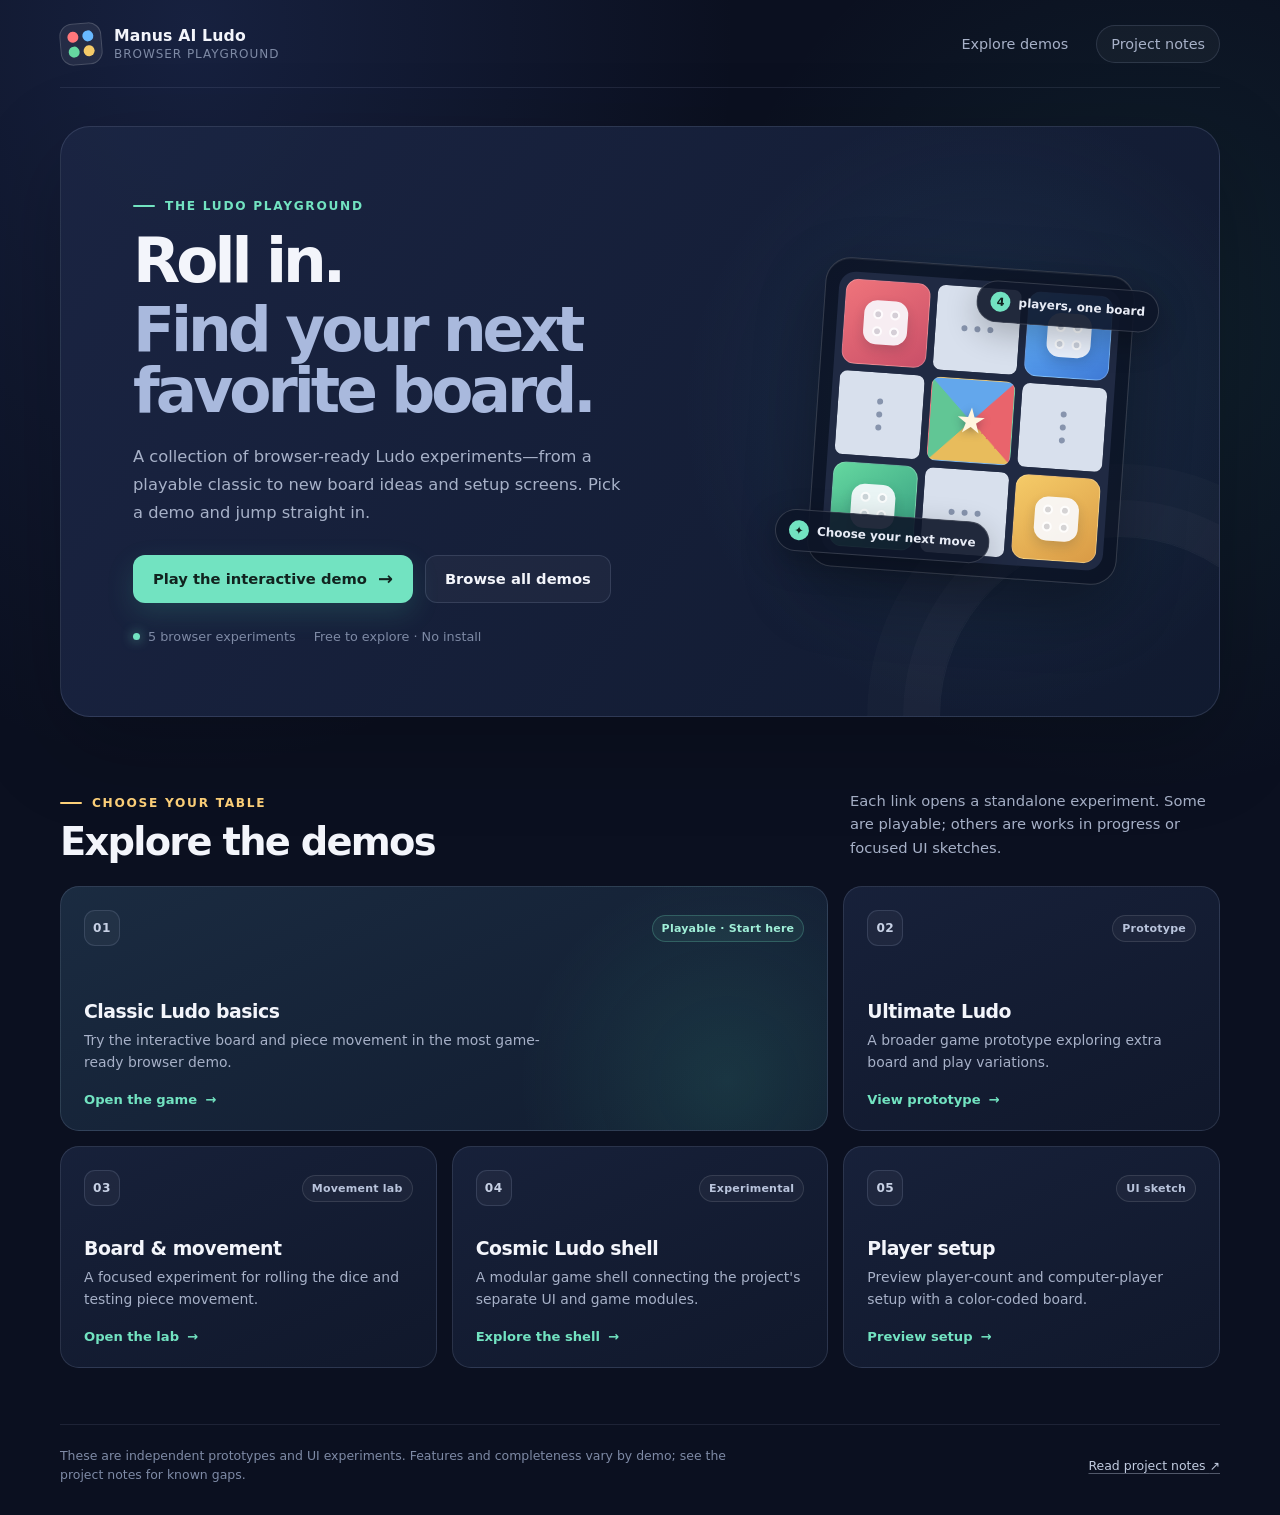
<file: index.html>
<!DOCTYPE html>
<html lang="en">
<head>
  <meta charset="UTF-8" />
  <meta name="viewport" content="width=device-width, initial-scale=1.0" />
  <meta name="theme-color" content="#0b1020" />
  <meta name="description" content="Explore the Manus AI Ludo browser playground: interactive games, board experiments, and setup prototypes." />
  <title>Manus AI Ludo — Browser Playground</title>
  <style>
    :root {
      color-scheme: dark;
      --page: #0b1020;
      --panel: #121a30;
      --panel-soft: #17213a;
      --line: rgba(190, 205, 238, 0.14);
      --text: #f3f5fb;
      --muted: #a7b1c8;
      --quiet: #7e8aa5;
      --mint: #72e3c1;
      --gold: #ffd27a;
      --red: #ff777b;
      --blue: #68b9ff;
      --green: #65d8a0;
      --yellow: #f5cb68;
      font-family: Inter, ui-sans-serif, system-ui, -apple-system, BlinkMacSystemFont, "Segoe UI", sans-serif;
      font-synthesis: none;
      text-rendering: optimizeLegibility;
      -webkit-font-smoothing: antialiased;
      -moz-osx-font-smoothing: grayscale;
    }

    *,
    *::before,
    *::after {
      box-sizing: border-box;
    }

    html {
      min-width: 320px;
      scroll-behavior: smooth;
    }

    body {
      min-height: 100vh;
      margin: 0;
      color: var(--text);
      background:
        radial-gradient(ellipse at 15% 2%, rgba(70, 100, 188, 0.2), transparent 34rem),
        radial-gradient(ellipse at 90% 22%, rgba(51, 170, 147, 0.1), transparent 28rem),
        var(--page);
    }

    a {
      color: inherit;
    }

    a:focus-visible {
      outline: 3px solid var(--gold);
      outline-offset: 4px;
      border-radius: 8px;
    }

    .page-shell {
      width: min(1160px, calc(100% - 48px));
      margin-inline: auto;
    }

    .topbar {
      display: flex;
      min-height: 88px;
      align-items: center;
      justify-content: space-between;
      gap: 24px;
      border-bottom: 1px solid rgba(190, 205, 238, 0.1);
    }

    .brand {
      display: inline-flex;
      align-items: center;
      gap: 12px;
      text-decoration: none;
    }

    .brand-mark {
      display: grid;
      width: 42px;
      height: 42px;
      grid-template-columns: repeat(2, 1fr);
      gap: 4px;
      padding: 7px;
      border: 1px solid rgba(255, 255, 255, 0.16);
      border-radius: 13px;
      background: rgba(255, 255, 255, 0.07);
      transform: rotate(-5deg);
    }

    .brand-mark span {
      border-radius: 50%;
    }

    .brand-mark span:nth-child(1) { background: var(--red); }
    .brand-mark span:nth-child(2) { background: var(--blue); }
    .brand-mark span:nth-child(3) { background: var(--green); }
    .brand-mark span:nth-child(4) { background: var(--yellow); }

    .brand-copy {
      display: grid;
      gap: 2px;
    }

    .brand-copy strong {
      font-size: 0.98rem;
      letter-spacing: 0.01em;
    }

    .brand-copy span {
      color: var(--quiet);
      font-size: 0.75rem;
      letter-spacing: 0.08em;
      text-transform: uppercase;
    }

    .topbar-nav {
      display: flex;
      align-items: center;
      gap: 28px;
    }

    .topbar-nav a {
      color: var(--muted);
      font-size: 0.9rem;
      text-decoration: none;
      transition: color 160ms ease;
    }

    .topbar-nav a:hover {
      color: var(--text);
    }

    .topbar-nav .notes-link {
      padding: 10px 14px;
      border: 1px solid var(--line);
      border-radius: 999px;
      background: rgba(255, 255, 255, 0.035);
    }

    .hero {
      position: relative;
      display: grid;
      grid-template-columns: minmax(0, 1.25fr) minmax(260px, 0.75fr);
      align-items: center;
      gap: clamp(24px, 6vw, 78px);
      min-height: 420px;
      margin-top: 38px;
      padding: clamp(28px, 6vw, 72px);
      overflow: hidden;
      border: 1px solid var(--line);
      border-radius: 30px;
      background:
        radial-gradient(circle at 80% 48%, rgba(62, 129, 154, 0.16), transparent 19rem),
        linear-gradient(125deg, rgba(27, 37, 67, 0.97), rgba(17, 27, 48, 0.97));
      box-shadow: 0 28px 90px rgba(0, 0, 0, 0.22);
    }

    .hero::after {
      position: absolute;
      right: -80px;
      bottom: -180px;
      width: 360px;
      height: 360px;
      border: 1px solid rgba(255, 255, 255, 0.045);
      border-radius: 50%;
      box-shadow: 0 0 0 36px rgba(255, 255, 255, 0.018), 0 0 0 72px rgba(255, 255, 255, 0.014);
      content: "";
      pointer-events: none;
    }

    .hero-copy,
    .hero-art {
      position: relative;
      z-index: 1;
    }

    .eyebrow {
      display: flex;
      align-items: center;
      gap: 10px;
      margin: 0 0 18px;
      color: var(--mint);
      font-size: 0.76rem;
      font-weight: 750;
      letter-spacing: 0.14em;
      text-transform: uppercase;
    }

    .eyebrow::before {
      width: 22px;
      height: 2px;
      border-radius: 999px;
      background: currentColor;
      content: "";
    }

    h1 {
      max-width: 650px;
      margin: 0;
      font-size: clamp(2.4rem, 4.8vw, 4.15rem);
      font-weight: 760;
      letter-spacing: -0.065em;
      line-height: 0.99;
    }

    h1 span {
      display: block;
      margin-top: 8px;
      color: #a9b9dd;
    }

    .hero-description {
      max-width: 490px;
      margin: 22px 0 28px;
      color: var(--muted);
      font-size: 1.02rem;
      line-height: 1.7;
    }

    .hero-actions {
      display: flex;
      flex-wrap: wrap;
      align-items: center;
      gap: 12px;
    }

    .button {
      display: inline-flex;
      min-height: 48px;
      align-items: center;
      justify-content: center;
      gap: 11px;
      padding: 0 19px;
      border: 1px solid transparent;
      border-radius: 12px;
      font-size: 0.92rem;
      font-weight: 700;
      text-decoration: none;
      transition: transform 160ms ease, border-color 160ms ease, background-color 160ms ease;
    }

    .button:hover {
      transform: translateY(-2px);
    }

    .button-primary {
      color: #11231f;
      background: var(--mint);
      box-shadow: 0 10px 28px rgba(74, 212, 173, 0.16);
    }

    .button-primary:hover {
      background: #8aedd0;
    }

    .button-secondary {
      border-color: var(--line);
      color: var(--text);
      background: rgba(255, 255, 255, 0.04);
    }

    .button-secondary:hover {
      border-color: rgba(190, 205, 238, 0.32);
      background: rgba(255, 255, 255, 0.08);
    }

    .button-arrow {
      font-size: 1.12rem;
      line-height: 1;
    }

    .hero-meta {
      display: flex;
      flex-wrap: wrap;
      gap: 18px;
      margin-top: 26px;
      color: var(--quiet);
      font-size: 0.8rem;
    }

    .hero-meta span {
      display: inline-flex;
      align-items: center;
      gap: 8px;
    }

    .status-dot {
      width: 7px;
      height: 7px;
      border-radius: 50%;
      background: var(--mint);
      box-shadow: 0 0 12px rgba(114, 227, 193, 0.75);
    }

    .hero-art {
      display: grid;
      min-height: 275px;
      place-items: center;
    }

    .board-frame {
      position: relative;
      width: min(100%, 310px);
      padding: 13px;
      border: 1px solid rgba(255, 255, 255, 0.16);
      border-radius: 25px;
      background: rgba(8, 13, 27, 0.58);
      box-shadow: 0 24px 65px rgba(0, 0, 0, 0.32), inset 0 1px rgba(255, 255, 255, 0.06);
      transform: rotate(4deg);
    }

    .board-preview {
      display: grid;
      aspect-ratio: 1;
      grid-template: repeat(3, 1fr) / repeat(3, 1fr);
      gap: 7px;
      padding: 7px;
      border-radius: 17px;
      background: #202a43;
    }

    .home {
      display: grid;
      place-items: center;
      overflow: hidden;
      border: 1px solid rgba(255, 255, 255, 0.2);
      border-radius: 13px;
    }

    .home-red { background: linear-gradient(145deg, #ef747b, #c94f68); }
    .home-blue { background: linear-gradient(145deg, #68b9ff, #3e79d5); }
    .home-green { background: linear-gradient(145deg, #65d8a0, #32977c); }
    .home-yellow { background: linear-gradient(145deg, #f5cb68, #d99a45); }

    .token-cluster {
      display: grid;
      width: 53%;
      aspect-ratio: 1;
      grid-template: repeat(2, 1fr) / repeat(2, 1fr);
      place-items: center;
      gap: 9%;
      padding: 8%;
      border-radius: 13px;
      background: rgba(250, 251, 255, 0.91);
      box-shadow: 0 5px 12px rgba(21, 30, 51, 0.16);
    }

    .token-cluster i {
      width: 72%;
      aspect-ratio: 1;
      border: 2px solid rgba(255, 255, 255, 0.75);
      border-radius: 50%;
      background: rgba(255, 255, 255, 0.17);
      box-shadow: inset 0 0 0 3px rgba(25, 34, 54, 0.16);
    }

    .lane {
      position: relative;
      border: 1px solid rgba(255, 255, 255, 0.045);
      border-radius: 8px;
      background: #d8e0ed;
    }

    .lane-horizontal::before,
    .lane-vertical::before {
      position: absolute;
      inset: 50% auto auto 50%;
      width: 6px;
      height: 6px;
      border-radius: 50%;
      background: #8794ad;
      box-shadow: 0 -13px 0 #8794ad, 0 13px 0 #8794ad;
      content: "";
      transform: translate(-50%, -50%);
    }

    .lane-vertical::before {
      box-shadow: -13px 0 0 #8794ad, 13px 0 0 #8794ad;
    }

    .finish {
      display: grid;
      place-items: center;
      border: 1px solid rgba(255, 255, 255, 0.14);
      border-radius: 9px;
      color: #fff6df;
      background: conic-gradient(from 45deg, #e9646c 0 25%, #e8bc5c 0 50%, #61c695 0 75%, #63a7ec 0);
      font-size: clamp(1.45rem, 4vw, 2.2rem);
      text-shadow: 0 2px 8px rgba(31, 38, 54, 0.38);
    }

    .float-label {
      position: absolute;
      display: inline-flex;
      align-items: center;
      gap: 8px;
      padding: 10px 13px;
      border: 1px solid rgba(255, 255, 255, 0.16);
      border-radius: 999px;
      color: #e7ebf5;
      background: rgba(14, 22, 41, 0.9);
      box-shadow: 0 10px 32px rgba(0, 0, 0, 0.24);
      font-size: 0.75rem;
      font-weight: 650;
      white-space: nowrap;
    }

    .float-label-top {
      top: 12px;
      right: -26px;
    }

    .float-label-bottom {
      bottom: 12px;
      left: -34px;
    }

    .float-label b {
      display: grid;
      width: 20px;
      height: 20px;
      place-items: center;
      border-radius: 50%;
      color: #10221e;
      background: var(--mint);
      font-size: 0.7rem;
    }

    .demos-section {
      padding: 72px 0 56px;
    }

    .section-heading {
      display: flex;
      align-items: end;
      justify-content: space-between;
      gap: 24px;
      margin-bottom: 24px;
    }

    .section-heading .eyebrow {
      margin-bottom: 11px;
      color: var(--gold);
    }

    h2 {
      margin: 0;
      font-size: clamp(1.8rem, 3vw, 2.55rem);
      letter-spacing: -0.045em;
      line-height: 1.08;
    }

    .section-heading > p {
      max-width: 370px;
      margin: 0 0 3px;
      color: var(--muted);
      font-size: 0.92rem;
      line-height: 1.6;
    }

    .demo-grid {
      display: grid;
      grid-template-columns: repeat(3, minmax(0, 1fr));
      gap: 15px;
    }

    .demo-card {
      position: relative;
      display: flex;
      min-height: 222px;
      flex-direction: column;
      align-items: flex-start;
      padding: 23px;
      overflow: hidden;
      border: 1px solid var(--line);
      border-radius: 19px;
      color: inherit;
      background: linear-gradient(155deg, rgba(24, 34, 59, 0.96), rgba(17, 25, 44, 0.96));
      text-decoration: none;
      transition: transform 180ms ease, border-color 180ms ease, background-color 180ms ease;
    }

    .demo-card:hover {
      transform: translateY(-4px);
      border-color: rgba(114, 227, 193, 0.4);
      background: linear-gradient(155deg, rgba(28, 42, 69, 0.98), rgba(19, 30, 51, 0.98));
    }

    .demo-card:focus-visible {
      outline: 3px solid var(--gold);
      outline-offset: 3px;
    }

    .demo-card-featured {
      grid-column: span 2;
      min-height: 245px;
      background:
        radial-gradient(circle at 87% 80%, rgba(74, 212, 173, 0.13), transparent 13rem),
        linear-gradient(155deg, rgba(27, 44, 66, 0.98), rgba(17, 28, 48, 0.98));
    }

    .card-topline {
      display: flex;
      width: 100%;
      align-items: center;
      justify-content: space-between;
      gap: 12px;
      margin-bottom: auto;
    }

    .card-index {
      display: grid;
      width: 36px;
      height: 36px;
      place-items: center;
      border: 1px solid var(--line);
      border-radius: 11px;
      color: #c7d1e5;
      background: rgba(255, 255, 255, 0.04);
      font-size: 0.76rem;
      font-weight: 750;
      letter-spacing: 0.04em;
    }

    .card-tag {
      padding: 6px 9px;
      border: 1px solid rgba(255, 255, 255, 0.11);
      border-radius: 999px;
      color: #b9c4dc;
      background: rgba(255, 255, 255, 0.04);
      font-size: 0.69rem;
      font-weight: 650;
      letter-spacing: 0.02em;
    }

    .tag-live {
      border-color: rgba(114, 227, 193, 0.24);
      color: #a0efd8;
      background: rgba(114, 227, 193, 0.08);
    }

    .demo-card h3 {
      margin: 24px 0 7px;
      font-size: 1.18rem;
      letter-spacing: -0.025em;
    }

    .demo-card p {
      max-width: 490px;
      margin: 0;
      color: var(--muted);
      font-size: 0.87rem;
      line-height: 1.6;
    }

    .card-link {
      display: inline-flex;
      align-items: center;
      gap: 8px;
      margin-top: 19px;
      color: var(--mint);
      font-size: 0.82rem;
      font-weight: 750;
    }

    .card-link span {
      transition: transform 160ms ease;
    }

    .demo-card:hover .card-link span {
      transform: translateX(4px);
    }

    .site-footer {
      display: flex;
      align-items: center;
      justify-content: space-between;
      gap: 20px;
      padding: 22px 0 30px;
      border-top: 1px solid rgba(190, 205, 238, 0.1);
      color: var(--quiet);
      font-size: 0.78rem;
      line-height: 1.5;
    }

    .site-footer p {
      max-width: 690px;
      margin: 0;
    }

    .site-footer a {
      flex: 0 0 auto;
      color: #c2cce0;
      text-decoration-color: rgba(194, 204, 224, 0.38);
      text-underline-offset: 3px;
    }

    .site-footer a:hover {
      color: var(--mint);
    }

    @media (max-width: 850px) {
      .hero {
        grid-template-columns: minmax(0, 1.1fr) minmax(220px, 0.9fr);
        gap: 24px;
        padding: 42px;
      }

      .board-frame {
        width: min(100%, 270px);
      }

      .demo-grid {
        grid-template-columns: repeat(2, minmax(0, 1fr));
      }

      .demo-card-featured {
        grid-column: span 2;
      }
    }

    @media (max-width: 640px) {
      .page-shell {
        width: min(100% - 32px, 520px);
      }

      .topbar {
        flex-wrap: wrap;
        min-height: 72px;
        padding-block: 10px;
      }

      .topbar-nav {
        margin-left: auto;
        gap: 15px;
      }

      .topbar-nav a {
        font-size: 0.82rem;
      }

      .topbar-nav .notes-link {
        padding: 8px 11px;
      }

      .hero {
        grid-template-columns: 1fr;
        gap: 18px;
        min-height: auto;
        margin-top: 22px;
        padding: 30px 24px 22px;
        border-radius: 23px;
      }

      h1 {
        font-size: clamp(2.65rem, 12vw, 4.25rem);
      }

      .hero-description {
        margin: 17px 0 22px;
        font-size: 0.94rem;
      }

      .hero-art {
        min-height: auto;
        padding: 14px 0 16px;
      }

      .board-frame {
        width: min(72vw, 270px);
      }

      .float-label-top {
        right: -20px;
      }

      .float-label-bottom {
        left: -20px;
      }

      .demos-section {
        padding: 52px 0 40px;
      }

      .section-heading {
        display: block;
      }

      .section-heading > p {
        margin-top: 12px;
      }

      .demo-grid {
        grid-template-columns: 1fr;
        gap: 12px;
      }

      .demo-card,
      .demo-card-featured {
        grid-column: auto;
        min-height: 204px;
        padding: 21px;
      }

      .demo-card-featured {
        min-height: 220px;
      }

      .site-footer {
        align-items: flex-start;
        flex-direction: column;
        gap: 10px;
      }
    }

    @media (max-width: 390px) {
      .brand-copy span {
        font-size: 0.65rem;
      }

      .topbar-nav {
        gap: 10px;
      }

      .topbar-nav a {
        font-size: 0.76rem;
      }

      .topbar-nav .notes-link {
        padding: 7px 9px;
      }

      .hero-actions {
        align-items: stretch;
        flex-direction: column;
      }

      .button {
        width: 100%;
      }

      .hero-meta {
        gap: 10px 16px;
      }

      .float-label {
        padding: 8px 10px;
        font-size: 0.68rem;
      }
    }

    @media (prefers-reduced-motion: reduce) {
      *,
      *::before,
      *::after {
        scroll-behavior: auto !important;
        transition-duration: 0.01ms !important;
        animation-duration: 0.01ms !important;
        animation-iteration-count: 1 !important;
      }
    }
  </style>
</head>
<body>
  <div class="page-shell">
    <header class="topbar">
      <a class="brand" href="index.html" aria-label="Manus AI Ludo playground home">
        <span class="brand-mark" aria-hidden="true"><span></span><span></span><span></span><span></span></span>
        <span class="brand-copy">
          <strong>Manus AI Ludo</strong>
          <span>Browser playground</span>
        </span>
      </a>
      <nav class="topbar-nav" aria-label="Main navigation">
        <a href="#demos">Explore demos</a>
        <a class="notes-link" href="README.md">Project notes</a>
      </nav>
    </header>

    <main>
      <section class="hero" aria-labelledby="hero-title">
        <div class="hero-copy">
          <p class="eyebrow">The Ludo playground</p>
          <h1 id="hero-title">Roll in.<span>Find your next favorite board.</span></h1>
          <p class="hero-description">A collection of browser-ready Ludo experiments—from a playable classic to new board ideas and setup screens. Pick a demo and jump straight in.</p>
          <div class="hero-actions">
            <a class="button button-primary" href="workingludogai.html">Play the interactive demo <span class="button-arrow" aria-hidden="true">→</span></a>
            <a class="button button-secondary" href="#demos">Browse all demos</a>
          </div>
          <div class="hero-meta" aria-label="Playground details">
            <span><i class="status-dot" aria-hidden="true"></i> 5 browser experiments</span>
            <span>Free to explore · No install</span>
          </div>
        </div>

        <div class="hero-art" aria-hidden="true">
          <div class="board-frame">
            <div class="board-preview">
              <div class="home home-red"><span class="token-cluster"><i></i><i></i><i></i><i></i></span></div>
              <div class="lane lane-vertical"></div>
              <div class="home home-blue"><span class="token-cluster"><i></i><i></i><i></i><i></i></span></div>
              <div class="lane lane-horizontal"></div>
              <div class="finish">★</div>
              <div class="lane lane-horizontal"></div>
              <div class="home home-green"><span class="token-cluster"><i></i><i></i><i></i><i></i></span></div>
              <div class="lane lane-vertical"></div>
              <div class="home home-yellow"><span class="token-cluster"><i></i><i></i><i></i><i></i></span></div>
            </div>
            <span class="float-label float-label-top"><b>4</b> players, one board</span>
            <span class="float-label float-label-bottom"><b>✦</b> Choose your next move</span>
          </div>
        </div>
      </section>

      <section class="demos-section" id="demos" aria-labelledby="demos-title">
        <div class="section-heading">
          <div>
            <p class="eyebrow">Choose your table</p>
            <h2 id="demos-title">Explore the demos</h2>
          </div>
          <p>Each link opens a standalone experiment. Some are playable; others are works in progress or focused UI sketches.</p>
        </div>

        <div class="demo-grid">
          <a class="demo-card demo-card-featured" href="workingludogai.html">
            <span class="card-topline">
              <span class="card-index">01</span>
              <span class="card-tag tag-live">Playable · Start here</span>
            </span>
            <h3>Classic Ludo basics</h3>
            <p>Try the interactive board and piece movement in the most game-ready browser demo.</p>
            <span class="card-link">Open the game <span aria-hidden="true">→</span></span>
          </a>

          <a class="demo-card" href="ultimate_ludo.html">
            <span class="card-topline">
              <span class="card-index">02</span>
              <span class="card-tag">Prototype</span>
            </span>
            <h3>Ultimate Ludo</h3>
            <p>A broader game prototype exploring extra board and play variations.</p>
            <span class="card-link">View prototype <span aria-hidden="true">→</span></span>
          </a>

          <a class="demo-card" href="ludoboardgoogleai.html">
            <span class="card-topline">
              <span class="card-index">03</span>
              <span class="card-tag">Movement lab</span>
            </span>
            <h3>Board &amp; movement</h3>
            <p>A focused experiment for rolling the dice and testing piece movement.</p>
            <span class="card-link">Open the lab <span aria-hidden="true">→</span></span>
          </a>

          <a class="demo-card" href="advanced_ludo.html">
            <span class="card-topline">
              <span class="card-index">04</span>
              <span class="card-tag">Experimental</span>
            </span>
            <h3>Cosmic Ludo shell</h3>
            <p>A modular game shell connecting the project's separate UI and game modules.</p>
            <span class="card-link">Explore the shell <span aria-hidden="true">→</span></span>
          </a>

          <a class="demo-card" href="playerselection.html">
            <span class="card-topline">
              <span class="card-index">05</span>
              <span class="card-tag">UI sketch</span>
            </span>
            <h3>Player setup</h3>
            <p>Preview player-count and computer-player setup with a color-coded board.</p>
            <span class="card-link">Preview setup <span aria-hidden="true">→</span></span>
          </a>
        </div>
      </section>
    </main>

    <footer class="site-footer">
      <p>These are independent prototypes and UI experiments. Features and completeness vary by demo; see the project notes for known gaps.</p>
      <a href="README.md">Read project notes <span aria-hidden="true">↗</span></a>
    </footer>
  </div>
</body>
</html>
</file>
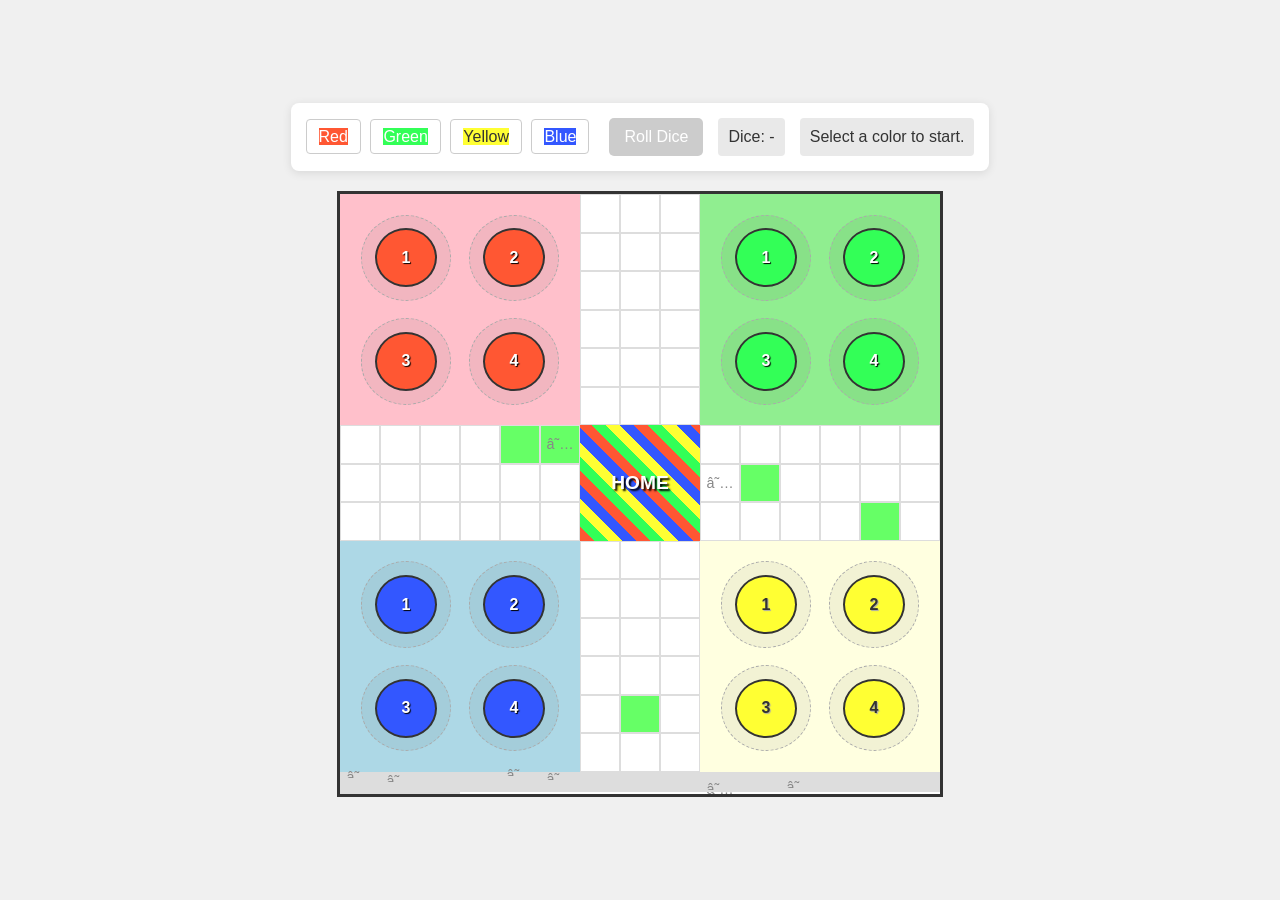
<file: ludoboardgoogleai.html>
<!DOCTYPE html>
<html lang="en">
<head>
    <meta charset="UTF-T-8">
    <meta name="viewport" content="width=device-width, initial-scale=1.0">
    <title>Interactive Ludo Piece Movement</title>
    <style>
        body {
            font-family: Arial, sans-serif;
            display: flex;
            flex-direction: column;
            align-items: center;
            justify-content: center;
            min-height: 100vh;
            margin: 0;
            background-color: #f0f0f0;
            color: #333;
            padding: 10px;
            box-sizing: border-box;
        }

        #ludo-app-container {
            display: flex;
            flex-direction: column;
            align-items: center;
            gap: 20px;
            width: 100%;
        }

        #controls-area {
            display: flex;
            flex-wrap: wrap;
            justify-content: center;
            align-items: center;
            gap: 15px;
            padding: 15px;
            background-color: #fff;
            border-radius: 8px;
            box-shadow: 0 2px 10px rgba(0,0,0,0.1);
        }

        .color-selector label {
            margin-right: 5px;
            cursor: pointer;
            padding: 8px 12px;
            border-radius: 4px;
            border: 1px solid #ccc;
        }
        .color-selector input[type="radio"] {
            display: none;
        }
        .color-selector input[type="radio"]:checked + span {
            font-weight: bold;
            box-shadow: 0 0 5px currentColor;
        }
        #red-option + span { color: white; background-color: #FF5733; border-color: #FF5733; }
        #green-option + span { color: white; background-color: #33FF57; border-color: #33FF57; }
        #yellow-option + span { color: #333; background-color: #FFFF33; border-color: #FFFF33; }
        #blue-option + span { color: white; background-color: #3357FF; border-color: #3357FF; }


        #dice-roll-button {
            padding: 10px 15px;
            font-size: 1em;
            background-color: #4CAF50;
            color: white;
            border: none;
            border-radius: 5px;
            cursor: pointer;
        }
        #dice-roll-button:disabled {
            background-color: #ccc;
        }

        #dice-result, #move-info {
            font-size: 1em;
            padding: 10px;
            background-color: #e9e9e9;
            border-radius: 4px;
        }

        #ludo-board-container {
            display: grid;
            grid-template-columns: repeat(15, 1fr);
            grid-template-rows: repeat(15, 1fr);
            width: clamp(300px, 90vmin, 600px); /* Responsive size */
            height: clamp(300px, 90vmin, 600px);
            border: 3px solid #333;
            position: relative; /* For absolute positioning of path markers if needed */
            background-color: #fff;
        }

        .cell {
            border: 1px solid #ddd;
            box-sizing: border-box;
            display: flex;
            justify-content: center;
            align-items: center;
            font-size: 0.6em; /* For cell IDs, if shown */
            position: relative; /* For pawn positioning */
        }
        
        .yard {
            display: grid;
            grid-template-columns: 1fr 1fr;
            grid-template-rows: 1fr 1fr;
            padding: 5%;
            box-sizing: border-box;
        }
        .pawn-slot {
            border: 1px dashed #aaa;
            border-radius: 50%;
            margin: 8%;
            display: flex;
            justify-content: center;
            align-items: center;
            background-color: rgba(0,0,0,0.05);
        }

        /* Yard positions */
        .red-yard-area    { grid-area: 1 / 1 / 7 / 7; background-color: #FFC0CB; } /* Light Red */
        .green-yard-area  { grid-area: 1 / 10 / 7 / 16; background-color: #90EE90; } /* Light Green */
        .yellow-yard-area { grid-area: 10 / 10 / 16 / 16; background-color: #FFFFE0; } /* Light Yellow */
        .blue-yard-area   { grid-area: 10 / 1 / 16 / 7; background-color: #ADD8E6; } /* Light Blue */

        /* Path cell colors */
        .red-path    { background-color: #FF7F7F; }
        .green-path  { background-color: #66FF66; }
        .yellow-path { background-color: #FFFF66; }
        .blue-path   { background-color: #6666FF; }
        .safe-spot::before {
            content: "★";
            font-size: 1.5em; /* Adjust as needed */
            color: #888;
            position: absolute;
        }


        .pawn {
            width: 70%;
            height: 70%;
            border-radius: 50%;
            border: 2px solid #333;
            cursor: grab;
            display: flex;
            justify-content: center;
            align-items: center;
            font-weight: bold;
            color: white;
            text-shadow: 1px 1px 1px black;
            box-sizing: border-box;
        }
        .pawn.red    { background-color: #FF5733; }
        .pawn.green  { background-color: #33FF57; }
        .pawn.yellow { background-color: #FFFF33; color: #333; text-shadow: 1px 1px 1px #aaa;}
        .pawn.blue   { background-color: #3357FF; }
        .pawn.movable {
            animation: pulse 1s infinite;
        }
        @keyframes pulse {
            0% { transform: scale(1); box-shadow: 0 0 5px rgba(0,0,0,0.3); }
            50% { transform: scale(1.1); box-shadow: 0 0 15px rgba(0,0,0,0.5); }
            100% { transform: scale(1); box-shadow: 0 0 5px rgba(0,0,0,0.3); }
        }

        .center-goal {
            grid-area: 7 / 7 / 10 / 10;
            background: repeating-linear-gradient(
                45deg,
                #FF5733, #FF5733 10px,
                #33FF57 10px, #33FF57 20px,
                #FFFF33 20px, #FFFF33 30px,
                #3357FF 30px, #3357FF 40px
            );
            display: flex;
            justify-content: center;
            align-items: center;
            font-size: 1.2em;
            font-weight: bold;
            color: white;
            text-shadow: 2px 2px 2px black;
        }

        .path-highlight {
            /* box-shadow: inset 0 0 0 3px black; */
            position: relative;
        }
        .path-highlight::after {
            content: '●';
            position: absolute;
            top: 50%;
            left: 50%;
            transform: translate(-50%, -50%);
            font-size: 1em; /* Adjust based on cell size */
            color: rgba(0, 0, 0, 0.5);
            pointer-events: none; /* So it doesn't interfere with clicks */
            z-index: 1000; /* Ensure it's visible */
        }


        /* Specific cell styling for paths will be applied by JS */
        /* Example: .cell[id="cell-6-1"] { background-color: lightpink; } */

        @media (max-width: 600px) {
            #controls-area {
                flex-direction: column;
                align-items: stretch;
                text-align: center;
            }
            .color-selector {
                display: flex;
                justify-content: space-around;
            }
            .color-selector label { margin: 5px; }
            .pawn { font-size: 0.8em; } /* Adjust pawn text if needed for smaller pawns */
        }

    </style>
</head>
<body>
    <div id="ludo-app-container">
        <div id="controls-area">
            <div class="color-selector">
                <label for="red-option"><input type="radio" name="playerColor" value="red" id="red-option"><span>Red</span></label>
                <label for="green-option"><input type="radio" name="playerColor" value="green" id="green-option"><span>Green</span></label>
                <label for="yellow-option"><input type="radio" name="playerColor" value="yellow" id="yellow-option"><span>Yellow</span></label>
                <label for="blue-option"><input type="radio" name="playerColor" value="blue" id="blue-option"><span>Blue</span></label>
            </div>
            <button id="dice-roll-button" disabled>Roll Dice</button>
            <div id="dice-result">Dice: -</div>
            <div id="move-info">Select a color to start.</div>
        </div>

        <div id="ludo-board-container">
            <!-- Cells will be generated by JavaScript -->
        </div>
    </div>

    <script>
        const LUDO_BOARD = document.getElementById('ludo-board-container');
        const DICE_ROLL_BUTTON = document.getElementById('dice-roll-button');
        const DICE_RESULT_DISPLAY = document.getElementById('dice-result');
        const MOVE_INFO_DISPLAY = document.getElementById('move-info');
        const COLOR_SELECTOR_RADIOS = document.querySelectorAll('input[name="playerColor"]');

        const COLORS = ['red', 'green', 'yellow', 'blue'];
        const PAWNS_PER_COLOR = 4; // Standard Ludo, but app will use 1 for simplicity of learning
                                   // Update: Spec says 4 pawns, so let's use 4.

        const BOARD_SIZE = 15; // 15x15 grid

        let gameState = {
            activeColor: null,
            diceValue: 0,
            selectedPawnId: null,
            isAwaitingPieceSelection: false,
        };

        let pawnsData = {}; // { 'red-0': { id: 'red-0', color: 'red', element: DOM_ELEMENT, currentCellId: 'red-yard-slot-0', pathIndex: -1, inYard: true, homeStretch: false, hasReachedHome: false }, ... }
        let cellElements = {}; // { 'cell-row-col': DOM_ELEMENT, ... }
        let playerPaths = { red: [], green: [], yellow: [], blue: [] };

        // Path Definitions (0-indexed grid)
        // Main path cells (52 total) - clockwise
        const MAIN_PATH_COORDS = [
            // Red arm leading out
            {r:6, c:1}, {r:6, c:2}, {r:6, c:3}, {r:6, c:4}, {r:6, c:5},
            {r:5, c:6}, {r:4, c:6}, {r:3, c:6}, {r:2, c:6}, {r:1, c:6}, {r:0, c:6}, // Up to Green's entry side
            {r:0, c:7}, // Top-center turn
            {r:0, c:8}, {r:1, c:8}, {r:2, c:8}, {r:3, c:8}, {r:4, c:8}, {r:5, c:8}, // Down Green's arm
            {r:6, c:9}, {r:6, c:10}, {r:6, c:11}, {r:6, c:12}, {r:6, c:13}, {r:6, c:14}, // Right to Yellow's entry side
            {r:7, c:14}, // Mid-right turn
            {r:8, c:14}, {r:8, c:13}, {r:8, c:12}, {r:8, c:11}, {r:8, c:10}, {r:8, c:9}, // Left Yellow's arm
            {r:9, c:8}, {r:10, c:8}, {r:11, c:8}, {r:12, c:8}, {r:13, c:8}, {r:14, c:8}, // Down to Blue's entry side
            {r:14, c:7}, // Bottom-center turn
            {r:14, c:6}, {r:13, c:6}, {r:12, c:6}, {r:11, c:6}, {r:10, c:6}, {r:9, c:6}, // Up Blue's arm
            {r:8, c:5}, {r:8, c:4}, {r:8, c:3}, {r:8, c:2}, {r:8, c:1}, {r:8, c:0}, // Left to Red's entry side
            {r:7, c:0}  // Mid-left turn (completes loop before Red's entry)
        ];

        // Home path cells (6 per color)
        const HOME_PATHS_COORDS = {
            red:    [{r:7, c:1}, {r:7, c:2}, {r:7, c:3}, {r:7, c:4}, {r:7, c:5}, {r:7, c:6}],
            green:  [{r:1, c:7}, {r:2, c:7}, {r:3, c:7}, {r:4, c:7}, {r:5, c:7}, {r:6, c:7}],
            yellow: [{r:7, c:13}, {r:7, c:12}, {r:7, c:11}, {r:7, c:10}, {r:7, c:9}, {r:7, c:8}],
            blue:   [{r:13, c:7}, {r:12, c:7}, {r:11, c:7}, {r:10, c:7}, {r:9, c:7}, {r:8, c:7}]
        };

        // Entry points on the main path for each color
        const ENTRY_POINTS_MAIN_PATH_INDEX = {
            red: 0,    // MAIN_PATH_COORDS[0] is {r:6, c:1}
            green: 13, // MAIN_PATH_COORDS[13] is {r:0, c:8}
            yellow: 26, // MAIN_PATH_COORDS[26] is {r:8, c:13}
            blue: 39  // MAIN_PATH_COORDS[39] is {r:14, c:6}
        };
        
        // Cell ID before entering home stretch
        const PRE_HOME_CELL_MAIN_PATH_INDEX = {
            red: 50, // MAIN_PATH_COORDS[50] is {r:8, c:0}, next for red is {r:7,c:0} then home
            green: 11,
            yellow: 24,
            blue: 37
        };


        function getCellId(r, c) { return `cell-${r}-${c}`; }

        function createBoard() {
            LUDO_BOARD.innerHTML = ''; // Clear previous board
            cellElements = {};

            for (let r = 0; r < BOARD_SIZE; r++) {
                for (let c = 0; c < BOARD_SIZE; c++) {
                    const cell = document.createElement('div');
                    cell.classList.add('cell');
                    cell.id = getCellId(r, c);
                    // cell.textContent = `${r},${c}`; // Optional: for debugging
                    LUDO_BOARD.appendChild(cell);
                    cellElements[cell.id] = cell;
                }
            }

            // Style Yard Areas (these are containers, not individual cells)
            const redYard = document.createElement('div');
            redYard.className = 'yard red-yard-area';
            LUDO_BOARD.appendChild(redYard);
            const greenYard = document.createElement('div');
            greenYard.className = 'yard green-yard-area';
            LUDO_BOARD.appendChild(greenYard);
            const yellowYard = document.createElement('div');
            yellowYard.className = 'yard yellow-yard-area';
            LUDO_BOARD.appendChild(yellowYard);
            const blueYard = document.createElement('div');
            blueYard.className = 'yard blue-yard-area';
            LUDO_BOARD.appendChild(blueYard);

            // Create pawn slots in yards
            const YARD_SLOT_COORDS = { // r, c within the 6x6 yard block
                red: [{r:1,c:1},{r:1,c:4},{r:4,c:1},{r:4,c:4}],
                green: [{r:1,c:10},{r:1,c:13},{r:4,c:10},{r:4,c:13}],
                yellow: [{r:10,c:10},{r:10,c:13},{r:13,c:10},{r:13,c:13}],
                blue: [{r:10,c:1},{r:10,c:4},{r:13,c:1},{r:13,c:4}],
            };

            COLORS.forEach(color => {
                const yardContainer = document.querySelector(`.${color}-yard-area`);
                YARD_SLOT_COORDS[color].forEach((coord, i) => {
                    const slot = document.createElement('div');
                    slot.classList.add('pawn-slot');
                    slot.id = `${color}-yard-slot-${i}`;
                    cellElements[slot.id] = slot; // Store slot ref
                    // Position slot inside its yard cell (e.g. cell-1-1 for red)
                    // Or, append to yardContainer which is already gridded
                    yardContainer.appendChild(slot);
                });
            });


            // Style Path Cells
            MAIN_PATH_COORDS.forEach((coord, index) => {
                const cell = cellElements[getCellId(coord.r, coord.c)];
                if (cell) {
                    // General path styling, can be overridden by specific color entry/home
                    // Example safe spots (Ludo specific, not in spec, but common)
                    if ([0, 8, 13, 21, 26, 34, 39, 47].includes(index)) { // Example safe spots
                        cell.classList.add('safe-spot');
                    }
                }
            });
            
            // Color specific entry points and home paths
            COLORS.forEach(color => {
                // Entry point cell
                const entryIndex = ENTRY_POINTS_MAIN_PATH_INDEX[color];
                const entryCoord = MAIN_PATH_COORDS[entryIndex];
                const entryCell = cellElements[getCellId(entryCoord.r, entryCoord.c)];
                if (entryCell) entryCell.classList.add(`${color}-path`); // Color the entry cell

                // Home path cells
                HOME_PATHS_COORDS[color].forEach(coord => {
                    const cell = cellElements[getCellId(coord.r, coord.c)];
                    if (cell) cell.classList.add(`${color}-path`);
                });
            });

            // Center Goal
            const centerGoal = document.createElement('div');
            centerGoal.className = 'center-goal';
            centerGoal.id = 'center-goal';
            centerGoal.textContent = 'HOME';
            LUDO_BOARD.appendChild(centerGoal);
            cellElements['center-goal'] = centerGoal;

            // Define player paths (sequences of cell IDs)
            COLORS.forEach(color => {
                const path = [];
                const entryIndex = ENTRY_POINTS_MAIN_PATH_INDEX[color];
                // Main path loop
                for (let i = 0; i < MAIN_PATH_COORDS.length; i++) {
                    const currentBoardIndex = (entryIndex + i) % MAIN_PATH_COORDS.length;
                    path.push(getCellId(MAIN_PATH_COORDS[currentBoardIndex].r, MAIN_PATH_COORDS[currentBoardIndex].c));
                }
                // Home path
                HOME_PATHS_COORDS[color].forEach(coord => {
                    path.push(getCellId(coord.r, coord.c));
                });
                path.push('center-goal'); // Final destination
                playerPaths[color] = path;
            });
        }

        function createPawns() {
            pawnsData = {};
            COLORS.forEach(color => {
                for (let i = 0; i < PAWNS_PER_COLOR; i++) {
                    const pawnId = `${color}-${i}`;
                    const pawnElement = document.createElement('div');
                    pawnElement.id = pawnId;
                    pawnElement.className = `pawn ${color}`;
                    pawnElement.textContent = i + 1;
                    pawnElement.draggable = true;

                    const yardSlotId = `${color}-yard-slot-${i}`;
                    const yardSlotElement = cellElements[yardSlotId];
                    
                    if (yardSlotElement) {
                         yardSlotElement.appendChild(pawnElement);
                    } else {
                        console.error(`Yard slot ${yardSlotId} not found for pawn ${pawnId}`);
                    }

                    pawnsData[pawnId] = {
                        id: pawnId,
                        color: color,
                        element: pawnElement,
                        currentCellId: yardSlotId,
                        pathIndex: -1, // -1 means in yard
                        inYard: true,
                        homeStretch: false, // True if on colored home path
                        hasReachedHome: false
                    };

                    pawnElement.addEventListener('click', () => handlePawnClick(pawnId));
                    pawnElement.addEventListener('dragstart', (e) => handlePawnDragStart(e, pawnId));
                    pawnElement.addEventListener('dragend', () => handlePawnDragEnd(pawnId));
                }
            });
        }
        
        function handlePawnDragStart(event, pawnId) {
            event.dataTransfer.setData('text/plain', pawnId);
            const pawn = pawnsData[pawnId];
            if (!pawn) return;

            // Show path for this pawn's color
            clearPathHighlights();
            const pathToShow = playerPaths[pawn.color];
            pathToShow.forEach(cellId => {
                const cell = cellElements[cellId];
                if (cell) {
                    cell.classList.add('path-highlight');
                }
            });
        }

        function handlePawnDragEnd(pawnId) {
            clearPathHighlights();
        }

        function clearPathHighlights() {
            document.querySelectorAll('.path-highlight').forEach(cell => {
                cell.classList.remove('path-highlight');
            });
        }


        function handleColorSelection() {
            const selectedRadio = document.querySelector('input[name="playerColor"]:checked');
            if (selectedRadio) {
                gameState.activeColor = selectedRadio.value;
                MOVE_INFO_DISPLAY.textContent = `Player ${gameState.activeColor.toUpperCase()}, roll the dice!`;
                DICE_ROLL_BUTTON.disabled = false;
                gameState.isAwaitingPieceSelection = false; // Reset this state
                clearPawnHighlights(); // Clear highlights from previous turn/color
            }
        }

        function handleDiceRoll() {
            if (!gameState.activeColor) return;

            gameState.diceValue = Math.floor(Math.random() * 6) + 1;
            DICE_RESULT_DISPLAY.textContent = `Dice: ${gameState.diceValue}`;
            DICE_ROLL_BUTTON.disabled = true;
            gameState.isAwaitingPieceSelection = true;

            highlightMovabalePawns();
            if (!document.querySelector('.pawn.movable')) { // No movable pawns found
                 MOVE_INFO_DISPLAY.textContent = `No valid moves for ${gameState.activeColor.toUpperCase()} with a ${gameState.diceValue}. Roll again.`;
                 DICE_ROLL_BUTTON.disabled = false; // Allow re-roll
                 gameState.isAwaitingPieceSelection = false;
            } else {
                 MOVE_INFO_DISPLAY.textContent = `Rolled ${gameState.diceValue}. Click a highlighted ${gameState.activeColor.toUpperCase()} piece to move.`;
            }
        }
        
        function canPawnMove(pawnId, steps) {
            const pawn = pawnsData[pawnId];
            if (!pawn || pawn.hasReachedHome) return false;

            if (pawn.inYard) {
                return steps === 6;
            }
            // Check if move is possible within path length
            const path = playerPaths[pawn.color];
            // Path length for main track is 52. Home path length is 6. Total path length is 52+6+1 (goal) = 59.
            // pathIndex is 0 to 51 for main track, 52 to 57 for home stretch, 58 for goal.
            const currentPathIndex = pawn.pathIndex;
            const targetPathIndex = currentPathIndex + steps;
            
            if (targetPathIndex < path.length) { // path.length is 59 (0-58)
                return true;
            }
            return false; // Overshoots goal
        }

        function highlightMovabalePawns() {
            clearPawnHighlights();
            Object.values(pawnsData).forEach(pawn => {
                if (pawn.color === gameState.activeColor && canPawnMove(pawn.id, gameState.diceValue)) {
                    pawn.element.classList.add('movable');
                }
            });
        }
        
        function clearPawnHighlights() {
            document.querySelectorAll('.pawn.movable').forEach(p => p.classList.remove('movable'));
        }

        function handlePawnClick(pawnId) {
            if (!gameState.isAwaitingPieceSelection || !gameState.activeColor || gameState.diceValue === 0) return;

            const pawn = pawnsData[pawnId];
            if (!pawn || pawn.color !== gameState.activeColor || pawn.hasReachedHome) return;

            if (!pawn.element.classList.contains('movable')) {
                 MOVE_INFO_DISPLAY.textContent = "This piece cannot make that move. Try another piece or roll again if no moves.";
                 return;
            }

            movePawn(pawnId, gameState.diceValue);

            // Reset turn state
            gameState.diceValue = 0;
            // DICE_RESULT_DISPLAY.textContent = `Dice: -`; // Keep dice value visible
            MOVE_INFO_DISPLAY.textContent = `Moved ${pawn.color.toUpperCase()} piece. Player ${gameState.activeColor.toUpperCase()}, roll dice or change color.`;
            DICE_ROLL_BUTTON.disabled = false;
            gameState.isAwaitingPieceSelection = false;
            clearPawnHighlights();
        }

        function movePawn(pawnId, steps) {
            const pawn = pawnsData[pawnId];
            if (!pawn) return;

            const colorPath = playerPaths[pawn.color]; // Full path including home and goal

            if (pawn.inYard) {
                if (steps === 6) {
                    pawn.inYard = false;
                    pawn.pathIndex = 0; // Entry point index in colorPath
                    const targetCellId = colorPath[pawn.pathIndex];
                    cellElements[targetCellId].appendChild(pawn.element);
                    pawn.currentCellId = targetCellId;
                } else {
                    return; // Cannot move out
                }
            } else {
                let newPathIndex = pawn.pathIndex + steps;

                if (newPathIndex >= colorPath.length) { // Overshot goal
                    console.warn("Overshot goal, this shouldn't happen if canPawnMove is correct.");
                    return; 
                }
                
                pawn.pathIndex = newPathIndex;
                const targetCellId = colorPath[newPathIndex];
                cellElements[targetCellId].appendChild(pawn.element);
                pawn.currentCellId = targetCellId;

                if (targetCellId === 'center-goal') {
                    pawn.hasReachedHome = true;
                    pawn.element.draggable = false; // Cannot be moved further
                    pawn.element.style.cursor = 'default';
                    MOVE_INFO_DISPLAY.textContent = `${pawn.color.toUpperCase()} piece reached home!`;
                }
                
                // Check if on home stretch (pathIndex > 51 for a 52-step main path)
                if (pawn.pathIndex >= MAIN_PATH_COORDS.length) {
                    pawn.homeStretch = true;
                }
            }
            // console.log(`Pawn ${pawnId} moved to ${pawn.currentCellId} (index ${pawn.pathIndex})`);
        }

        function initializeApp() {
            createBoard();
            createPawns();

            COLOR_SELECTOR_RADIOS.forEach(radio => {
                radio.addEventListener('change', handleColorSelection);
            });
            DICE_ROLL_BUTTON.addEventListener('click', handleDiceRoll);
            
            MOVE_INFO_DISPLAY.textContent = "Select a color to start.";
        }

        // Start the app
        initializeApp();

    </script>
</body>
</html>
</file>
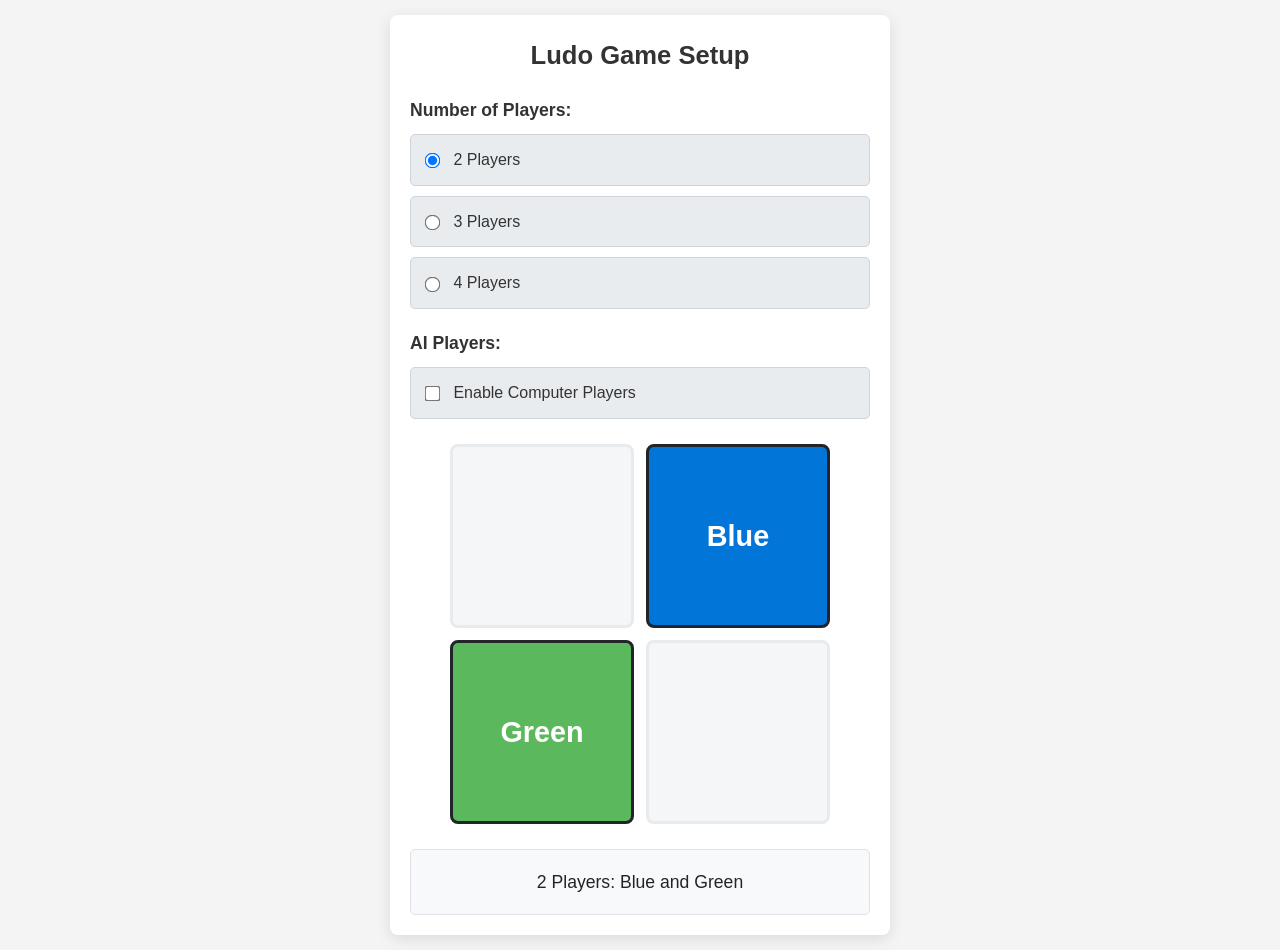
<file: playerselection.html>
<!DOCTYPE html>
<html lang="en">
<head>
    <meta charset="UTF-8">
    <meta name="viewport" content="width=device-width, initial-scale=1.0">
    <title>Ludo Player Setup</title>
    <style>
        * {
            box-sizing: border-box;
            margin: 0;
            padding: 0;
        }
        body {
            font-family: -apple-system, BlinkMacSystemFont, "Segoe UI", Roboto, Helvetica, Arial, sans-serif, "Apple Color Emoji", "Segoe UI Emoji", "Segoe UI Symbol";
            line-height: 1.6;
            padding: 15px;
            background-color: #f4f4f4;
            color: #333;
            display: flex;
            justify-content: center;
            align-items: flex-start; /* Align to top in case content is taller than viewport */
            min-height: 100vh; /* Ensure body takes at least full viewport height */
        }
        .app-container {
            width: 100%;
            max-width: 500px;
            background: #fff;
            padding: 20px;
            border-radius: 8px;
            box-shadow: 0 4px 15px rgba(0,0,0,0.1);
        }
        .controls {
            margin-bottom: 25px;
        }
        .controls h2 {
            font-size: 1.6em; /* Slightly larger title */
            margin-bottom: 20px; /* Increased margin */
            color: #333;
            text-align: center;
        }
        .control-group {
            margin-bottom: 20px; /* Increased margin */
        }
        .control-group p { /* Title for radio/checkbox group */
            font-weight: bold;
            margin-bottom: 10px; /* Increased margin */
            font-size: 1.1em; /* Slightly larger group title */
        }
        .controls label { /* Styling for labels wrapping inputs */
            display: block;
            margin-bottom: 10px;
            padding: 12px 15px; /* Increased padding */
            background-color: #e9ecef;
            border: 1px solid #ced4da; /* Subtle border */
            border-radius: 5px;
            cursor: pointer;
            transition: background-color 0.2s ease-in-out, border-color 0.2s ease-in-out;
            font-size: 1em; /* Standard font size for labels */
        }
        .controls label:hover {
            background-color: #dee2e6;
            border-color: #adb5bd;
        }
        .controls label:last-child {
            margin-bottom: 0;
        }
        .controls input[type="radio"],
        .controls input[type="checkbox"] {
            margin-right: 10px; /* Increased spacing */
            vertical-align: middle;
            transform: scale(1.2); /* Slightly larger inputs */
        }
        .ludo-board-container {
            margin-bottom: 25px;
        }
        .ludo-board {
            display: grid;
            grid-template-columns: 1fr 1fr;
            gap: 12px; /* Slightly larger gap */
            max-width: 380px; /* Adjusted max size */
            margin: 0 auto;
        }
        .home-area {
            aspect-ratio: 1 / 1;
            display: flex;
            align-items: center;
            justify-content: center;
            font-size: clamp(1.1em, 5vmin, 1.8em);
            font-weight: bold;
            border: 3px solid transparent;
            transition: background-color 0.3s ease, color 0.3s ease, opacity 0.3s ease, border-color 0.3s ease;
            border-radius: 8px;
            text-align: center;
            padding: 5px;
            overflow: hidden;
            word-break: break-word;
        }
        .home-area.active-style {
            border-color: #212529; /* Darker border for active */
            opacity: 1;
        }
        .home-area.inactive-style {
            border-color: #ced4da; /* Lighter border for inactive */
            opacity: 0.45; /* More faded */
        }
        .summary {
            margin-top: 25px; /* Increased margin */
            padding: 18px; /* Increased padding */
            background-color: #f8f9fa; /* Lighter summary background */
            border: 1px solid #dee2e6;
            border-radius: 5px;
            text-align: center;
            font-size: 1.1em;
            font-weight: 500;
            color: #212529; /* Darker summary text */
        }

        @media (max-width: 480px) {
            body { padding: 10px; }
            .app-container { padding: 15px; }
            .controls h2 { font-size: 1.4em; }
            .summary { font-size: 1em; padding: 12px; }
            .ludo-board { max-width: 100%; gap: 8px; }
            .home-area { font-size: clamp(1em, 4.5vmin, 1.6em); }
            .controls input[type="radio"],
            .controls input[type="checkbox"] {
                transform: scale(1.1); /* Slightly smaller on mobile */
            }
        }
    </style>
</head>
<body>
    <div class="app-container">
        <div class="controls">
            <h2>Ludo Game Setup</h2>
            <div class="control-group">
                <p>Number of Players:</p>
                <label><input type="radio" name="numPlayers" value="2" checked> 2 Players</label>
                <label><input type="radio" name="numPlayers" value="3"> 3 Players</label>
                <label><input type="radio" name="numPlayers" value="4"> 4 Players</label>
            </div>
            <div class="control-group">
                <p>AI Players:</p>
                <label><input type="checkbox" id="computerToggleCheckbox"> Enable Computer Players</label>
            </div>
        </div>

        <div class="ludo-board-container">
            <div class="ludo-board">
                <div class="home-area" id="home-red" data-player="red"></div>
                <div class="home-area" id="home-blue" data-player="blue"></div>
                <div class="home-area" id="home-green" data-player="green"></div>
                <div class="home-area" id="home-yellow" data-player="yellow"></div>
            </div>
        </div>

        <div class="summary">
            <p id="summary-text">Loading configuration...</p>
        </div>
    </div>

    <script>
        document.addEventListener('DOMContentLoaded', () => {
            const PLAYERS_DATA = [
                { id: 'red', name: 'Red', color: '#d9534f', textColor: 'white' },
                { id: 'blue', name: 'Blue', color: '#0275d8', textColor: 'white' },
                { id: 'green', name: 'Green', color: '#5cb85c', textColor: 'white' },
                { id: 'yellow', name: 'Yellow', color: '#f0ad4e', textColor: 'black' }
            ];

            const numPlayerRadios = document.querySelectorAll('input[name="numPlayers"]');
            const computerToggleCheckbox = document.getElementById('computerToggleCheckbox');
            const summaryTextElement = document.getElementById('summary-text');
            
            const homeAreaDOMElements = {
                red: document.getElementById('home-red'),
                blue: document.getElementById('home-blue'),
                green: document.getElementById('home-green'),
                yellow: document.getElementById('home-yellow')
            };

            // Defines which player colors are active for a given number of players
            // For 2 players, Blue and Green are chosen to match the example output style.
            const ACTIVE_PLAYER_CONFIGS = {
                2: ['blue', 'green'], 
                3: ['red', 'blue', 'green'], 
                4: ['red', 'blue', 'green', 'yellow']
            };

            function updateGameDisplay() {
                let selectedNumPlayers = 0;
                for (const radio of numPlayerRadios) {
                    if (radio.checked) {
                        selectedNumPlayers = parseInt(radio.value);
                        break;
                    }
                }
                // Fallback, though one radio is 'checked' in HTML so this path is unlikely.
                if (selectedNumPlayers === 0 && numPlayerRadios.length > 0) {
                    selectedNumPlayers = parseInt(numPlayerRadios[0].value); 
                }

                const areComputerPlayersEnabled = computerToggleCheckbox.checked;
                const activePlayerIds = ACTIVE_PLAYER_CONFIGS[selectedNumPlayers] || [];
                
                PLAYERS_DATA.forEach(player => {
                    const homeAreaElement = homeAreaDOMElements[player.id];
                    if (!homeAreaElement) return; // Safety check

                    if (activePlayerIds.includes(player.id)) {
                        homeAreaElement.classList.remove('inactive-style');
                        homeAreaElement.classList.add('active-style');
                        homeAreaElement.style.backgroundColor = player.color;
                        homeAreaElement.style.color = player.textColor;
                        homeAreaElement.textContent = player.name;
                    } else {
                        homeAreaElement.classList.remove('active-style');
                        homeAreaElement.classList.add('inactive-style');
                        homeAreaElement.style.backgroundColor = '#e9ecef'; // Neutral inactive background
                        homeAreaElement.style.color = '#6c757d';      // Neutral inactive text color
                        homeAreaElement.textContent = ''; // No text for inactive players
                    }
                });
                
                // Generate summary string
                // Ensure names in summary are in the order defined by ACTIVE_PLAYER_CONFIGS
                const orderedActivePlayerNames = activePlayerIds.map(id => {
                    const playerObj = PLAYERS_DATA.find(p => p.id === id);
                    return playerObj ? playerObj.name : '';
                }).filter(name => name !== ''); // Filter out any empty names

                let playerNamesString;
                if (orderedActivePlayerNames.length === 0) {
                    playerNamesString = "None";
                } else if (orderedActivePlayerNames.length === 1) {
                    playerNamesString = orderedActivePlayerNames[0];
                } else if (orderedActivePlayerNames.length === 2) {
                    playerNamesString = orderedActivePlayerNames.join(" and ");
                } else { // 3 or more players
                    playerNamesString = orderedActivePlayerNames.join(", ");
                }
                
                const computerSuffix = areComputerPlayersEnabled && orderedActivePlayerNames.length > 0 ? " (Computer)" : "";
                summaryTextElement.textContent = `${selectedNumPlayers} Players: ${playerNamesString}${computerSuffix}`;
            }

            numPlayerRadios.forEach(radio => radio.addEventListener('change', updateGameDisplay));
            computerToggleCheckbox.addEventListener('change', updateGameDisplay);

            // Initial display update on page load
            updateGameDisplay();
        });
    </script>
</body>
</html>
</file>
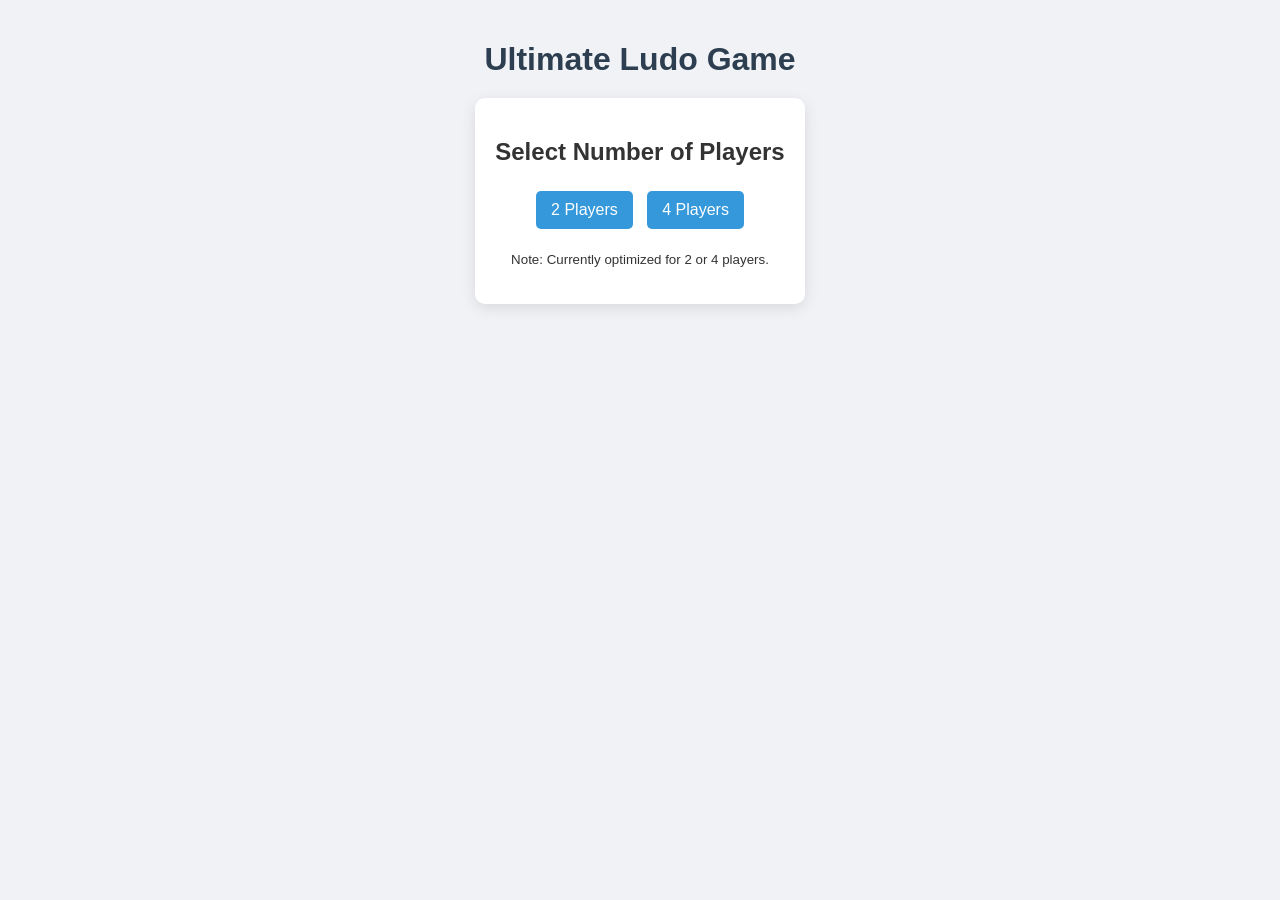
<file: ultimate_ludo.html>
<!DOCTYPE html>
<html lang="en">
<head>
    <meta charset="UTF-8">
    <meta name="viewport" content="width=device-width, initial-scale=1.0">
    <title>Ultimate Ludo Game</title>
    <style>
        :root {
            --tile-size: 40px;
            --board-dimension: 15; /* Number of tiles across/down for the main grid */
            --board-pixel-size: calc(var(--board-dimension) * var(--tile-size));
            --red-color: #e74c3c; --red-light: rgba(231, 76, 60, 0.3);
            --green-color: #2ecc71; --green-light: rgba(46, 204, 113, 0.3);
            --yellow-color: #f1c40f; --yellow-light: rgba(241, 196, 15, 0.3);
            --blue-color: #3498db; --blue-light: rgba(52, 152, 219, 0.3);
            --pink-color: #e91e63; --pink-light: rgba(233, 30, 99, 0.3);
            --black-color: #212121; --black-light: rgba(33, 33, 33, 0.3);
            --safe-color: #d1ffd4; 
            --path-color: #ffffff;
            --border-color: #bdc3c7;
            --arrow-tile-color: #e0e0e0; /* Color for arrow tiles */
        }
        body {
            font-family: 'Segoe UI', sans-serif;
            display: flex;
            flex-direction: column;
            align-items: center;
            margin: 0;
            padding: 20px;
            background-color: #f0f2f5;
            color: #333;
        }
        h1 {
            color: #2c3e50;
            margin-bottom: 20px;
        }
        .game-container {
            display: flex;
            flex-direction: column;
            align-items: center;
            background-color: #ffffff;
            padding: 20px;
            border-radius: 10px;
            box-shadow: 0 4px 15px rgba(0,0,0,0.1);
        }
        #player-selection-screen, #game-board-screen {
            width: 100%;
            max-width: var(--board-pixel-size);
            text-align: center;
        }
        #player-selection-screen button {
            background-color: #3498db;
            color: white;
            border: none;
            padding: 10px 15px;
            margin: 5px;
            border-radius: 5px;
            cursor: pointer;
            font-size: 16px;
            transition: background-color 0.3s;
        }
        #player-selection-screen button:hover {
            background-color: #2980b9;
        }
        #board-area {
            width: var(--board-pixel-size);
            height: var(--board-pixel-size);
            background-color: #ecf0f1;
            border: 3px solid var(--border-color);
            position: relative;
            margin-bottom: 20px;
            box-sizing: border-box;
            display: grid;
            grid-template-columns: repeat(var(--board-dimension), 1fr);
            grid-template-rows: repeat(var(--board-dimension), 1fr);
        }
        .board-tile {
            width: var(--tile-size);
            height: var(--tile-size);
            box-sizing: border-box;
            border: 1px solid #ccc;
            display: flex;
            align-items: center;
            justify-content: center;
            font-size: 10px;
            position: relative; /* For absolute positioning of pseudo-elements */
        }
        .player-home-yard {
            grid-column: span 6;
            grid-row: span 6;
            display: grid;
            grid-template-columns: repeat(2, 1fr);
            grid-template-rows: repeat(2, 1fr);
            gap: 5px; 
            padding: 10px;
            box-sizing: border-box;
            border: 2px dashed;
        }
        .red-home-yard { grid-column: 1 / 7; grid-row: 1 / 7; background-color: var(--red-light); border-color: var(--red-color);}
        .green-home-yard { grid-column: 10 / 16; grid-row: 1 / 7; background-color: var(--green-light); border-color: var(--green-color);}
        .yellow-home-yard { grid-column: 10 / 16; grid-row: 10 / 16; background-color: var(--yellow-light); border-color: var(--yellow-color);}
        .blue-home-yard { grid-column: 1 / 7; grid-row: 10 / 16; background-color: var(--blue-light); border-color: var(--blue-color);}
        
        .token-spawn-area {
            background-color: white;
            border-radius: 50%;
            display: flex;
            align-items: center;
            justify-content: center;
            border: 1px solid #aaa;
        }

        .center-area {
            grid-column: 7 / 10; 
            grid-row: 7 / 10;
            background-color: #7f8c8d;
            display: flex;
            flex-direction: column; 
            align-items: center;
            justify-content: center;
            color: white;
            font-weight: bold;
            font-size: 18px;
        }
        .home-triangle {
            width: 0;
            height: 0;
            border-left: calc(var(--tile-size) * 1.5) solid transparent;
            border-right: calc(var(--tile-size) * 1.5) solid transparent;
        }
        .red-triangle { border-bottom: var(--tile-size) solid var(--red-color); margin-bottom: 2px;} 
        .green-triangle { border-bottom: var(--tile-size) solid var(--green-color); transform: rotate(90deg); margin-right: calc(var(--tile-size) * -0.5); margin-left: calc(var(--tile-size) * -0.5);}
        .yellow-triangle { border-top: var(--tile-size) solid var(--yellow-color); margin-top: 2px; transform: rotate(180deg);}
        .blue-triangle { border-bottom: var(--tile-size) solid var(--blue-color); transform: rotate(-90deg); margin-right: calc(var(--tile-size) * -0.5); margin-left: calc(var(--tile-size) * -0.5);}

        .path-tile {
            background-color: var(--path-color);
        }
        .path-tile.red-path { background-color: var(--red-light); }
        .path-tile.green-path { background-color: var(--green-light); }
        .path-tile.yellow-path { background-color: var(--yellow-light); }
        .path-tile.blue-path { background-color: var(--blue-light); }

        .safe-zone {
            background-color: var(--safe-color) !important; 
        }
        .safe-zone::after {
            content: '⭐';
            font-size: 18px;
            position: absolute;
        }
        .start-tile::before {
            content: 'S';
            font-size: 16px; font-weight: bold;
            position: absolute;
        }
        .red-start::before { color: var(--red-color); }
        .green-start::before { color: var(--green-color); }
        .yellow-start::before { color: var(--yellow-color); }
        .blue-start::before { color: var(--blue-color); }
        
        .arrow-tile {
            background-color: var(--arrow-tile-color) !important;
        }
        .arrow-tile::after {
            content: '➔'; /* Right arrow, adjust if needed based on path direction */
            font-size: 20px;
            font-weight: bold;
            color: #333;
            position: absolute;
            /* transform: rotate(angle); Needs dynamic angle based on path direction */
        }

        .token {
            width: calc(var(--tile-size) * 0.7);
            height: calc(var(--tile-size) * 0.7);
            border-radius: 50%;
            position: absolute; 
            border: 2px solid white;
            box-sizing: border-box;
            display: flex;
            align-items: center;
            justify-content: center;
            font-weight: bold;
            color: white;
            font-size: 14px;
            cursor: pointer;
            z-index: 10;
            transition: transform 0.3s ease, top 0.5s ease, left 0.5s ease;
        }
        .token.red { background-color: var(--red-color); }
        .token.blue { background-color: var(--blue-color); }
        .token.green { background-color: var(--green-color); }
        .token.yellow { background-color: var(--yellow-color); }
        .token.pink { background-color: var(--pink-color); }
        .token.black { background-color: var(--black-color); }
        .token.selectable {
            box-shadow: 0 0 10px 3px gold;
            transform: scale(1.1);
        }

        #controls-area {
            margin-top: 20px;
            display: flex;
            gap: 15px;
            align-items: center;
        }
        #dice-container {
            perspective: 1000px;
        }
        #dice {
            width: 60px;
            height: 60px;
            position: relative;
            transform-style: preserve-3d;
            transition: transform 1s;
            cursor: pointer;
        }
        .dice-face {
            position: absolute;
            width: 60px;
            height: 60px;
            background: #fff;
            border: 2px solid #333;
            display: flex;
            align-items: center;
            justify-content: center;
            font-size: 24px;
            font-weight: bold;
            color: #333;
            backface-visibility: hidden; 
        }
        .face-1 { transform: rotateY(0deg) translateZ(30px); }
        .face-2 { transform: rotateY(90deg) translateZ(30px); }
        .face-3 { transform: rotateX(90deg) translateZ(30px); }
        .face-4 { transform: rotateX(-90deg) translateZ(30px); }
        .face-5 { transform: rotateY(-90deg) translateZ(30px); }
        .face-6 { transform: rotateY(180deg) translateZ(30px); }

        #roll-button {
            padding: 12px 25px;
            font-size: 16px;
            cursor: pointer;
            background-color: #27ae60;
            color: white;
            border: none;
            border-radius: 5px;
            transition: background-color 0.3s;
        }
        #roll-button:hover {
            background-color: #229954;
        }
        #turn-indicator, #status-updates {
            font-size: 18px;
            font-weight: bold;
            margin: 10px 0;
            padding: 10px;
            background-color: #e9ecef;
            border-radius: 5px;
            min-height: 20px;
            width: calc(var(--board-pixel-size) - 20px);
        }
        .modal {
            display: none; 
            position: fixed; 
            z-index: 100;
            left: 0;
            top: 0;
            width: 100%; 
            height: 100%; 
            overflow: auto; 
            background-color: rgba(0,0,0,0.6);
        }
        .modal-content {
            background-color: #fefefe;
            margin: 10% auto; 
            padding: 20px;
            border: 1px solid #888;
            width: 80%;
            max-width: 500px;
            border-radius: 10px;
            text-align: center;
        }
        .close-button {
            color: #aaa;
            float: right;
            font-size: 28px;
            font-weight: bold;
        }
        .close-button:hover,
        .close-button:focus {
            color: black;
            text-decoration: none;
            cursor: pointer;
        }
    </style>
</head>
<body>
    <h1>Ultimate Ludo Game</h1>
    <div class="game-container">
        <div id="player-selection-screen">
            <h2>Select Number of Players</h2>
            <button onclick="setupGame(2)">2 Players</button>
            <button onclick="setupGame(4)">4 Players</button>
            <p><small>Note: Currently optimized for 2 or 4 players.</small></p>
        </div>

        <div id="game-board-screen" style="display:none;">
            <div id="turn-indicator">Turn: Red</div>
            <div id="board-area">
                <!-- Tiles will be generated by JavaScript -->
            </div>
            <div id="controls-area">
                <div id="dice-container">
                    <div id="dice" onclick="rollDice()">
                        <div class="dice-face face-1">1</div>
                        <div class="dice-face face-2">2</div>
                        <div class="dice-face face-3">3</div>
                        <div class="dice-face face-4">4</div>
                        <div class="dice-face face-5">5</div>
                        <div class="dice-face face-6">6</div>
                    </div>
                </div>
                <button id="roll-button" onclick="rollDice()">Roll Dice</button>
            </div>
            <div id="status-updates">Game status will appear here.</div>
        </div>
    </div>

    <div id="victory-modal" class="modal">
        <div class="modal-content">
            <span class="close-button" onclick="closeModal('victory-modal')">&times;</span>
            <h2 id="victory-message">Player Wins!</h2>
            <button onclick="resetGame()">Play Again</button>
        </div>
    </div>

    <script>
        let numberOfPlayers = 0;
        let currentPlayerIndex = 0;
        const playerColors = ["red", "green", "yellow", "blue"];
        const playerInfo = {
            red: { homeYardGrid: "1 / 7", startTileIndex: 1, homeStretchStartIndex: 52, color: "var(--red-color)", lightColor: "var(--red-light)" },
            green: { homeYardGrid: "10 / 16", startTileIndex: 14, homeStretchStartIndex: 52 + 6, color: "var(--green-color)", lightColor: "var(--green-light)" },
            yellow: { homeYardGrid: "10 / 16", startTileIndex: 27, homeStretchStartIndex: 52 + 12, color: "var(--yellow-color)", lightColor: "var(--yellow-light)" },
            blue: { homeYardGrid: "1 / 7", startTileIndex: 40, homeStretchStartIndex: 52 + 18, color: "var(--blue-color)", lightColor: "var(--blue-light)" }
        };

        const BOARD_DIMENSION = 15;
        const mainPathLength = 52;
        const homeStretchLength = 6;
        const arrowTileIndices = [4, 17, 30, 43]; // Path indices for arrow tiles (4th step from start)

        let players = [];
        let diceValue = 0;
        let diceRolled = false;
        let boardTiles = [];

        const playerSelectionScreen = document.getElementById('player-selection-screen');
        const gameBoardScreen = document.getElementById('game-board-screen');
        const turnIndicator = document.getElementById('turn-indicator');
        const diceElement = document.getElementById('dice');
        const rollButton = document.getElementById('roll-button');
        const statusUpdates = document.getElementById('status-updates');
        const boardArea = document.getElementById('board-area');
        const victoryModal = document.getElementById('victory-modal');
        const victoryMessage = document.getElementById('victory-message');

        function setupGame(num) {
            numberOfPlayers = num;
            const activePlayerColors = (numberOfPlayers === 2) ? ["red", "yellow"] : ["red", "green", "yellow", "blue"];
            
            players = activePlayerColors.map(colorName => ({
                color: colorName,
                tokens: Array(4).fill(null).map((_, i) => ({
                    id: i,
                    color: colorName,
                    pathPosition: -1, 
                    homeYardPosition: i, 
                    onBoard: false,
                    inHomeStretch: false,
                    reachedHome: false,
                    element: null
                })),
                startTile: playerInfo[colorName].startTileIndex,
                homeStretchStartBoardIndex: playerInfo[colorName].homeStretchStartIndex,
            }));

            currentPlayerIndex = 0;
            diceRolled = false;
            playerSelectionScreen.style.display = 'none';
            gameBoardScreen.style.display = 'flex';
            updateTurnIndicator();
            initializeBoardAndTokens();
            statusUpdates.textContent = `Game started. ${players[currentPlayerIndex].color.toUpperCase()}'s turn.`;
        }

        function initializeBoardAndTokens() {
            boardArea.innerHTML = ''; 
            boardTiles = [];
            createBoardLayout(); 
            players.forEach(player => {
                player.tokens.forEach(token => createTokenElement(token));
                positionTokensInHomeYard(player);
            });
        }
        
        function createBoardLayout() {
            for (let r = 0; r < BOARD_DIMENSION; r++) {
                for (let c = 0; c < BOARD_DIMENSION; c++) {
                    const tile = document.createElement('div');
                    tile.classList.add('board-tile');
                    tile.dataset.row = r;
                    tile.dataset.col = c;
                    boardArea.appendChild(tile);
                    boardTiles.push({ element: tile, row: r, col: c, type: 'empty', pathIndex: -1, isSafe: false, isStart: false, isArrow: false, homeColor: null });
                }
            }
            definePathAndSpecialTiles();
        }

        function definePathAndSpecialTiles() {
            const pathCoords = [
                {r:6, c:1}, {r:6, c:2}, {r:6, c:3}, {r:6, c:4}, {r:6, c:5}, {r:6, c:6}, // Red arm out
                {r:5, c:6}, {r:4, c:6}, {r:3, c:6}, {r:2, c:6}, {r:1, c:6}, {r:0, c:6}, // Up Green's side
                {r:0, c:7}, 
                {r:1, c:8}, {r:2, c:8}, {r:3, c:8}, {r:4, c:8}, {r:5, c:8}, {r:6, c:8}, // Green arm out
                {r:6, c:9}, {r:6, c:10}, {r:6, c:11}, {r:6, c:12}, {r:6, c:13}, {r:6, c:14}, // Right Yellow's side
                {r:7, c:14}, 
                {r:8, c:13}, {r:8, c:12}, {r:8, c:11}, {r:8, c:10}, {r:8, c:9}, {r:8, c:8}, // Yellow arm out
                {r:9, c:8}, {r:10, c:8}, {r:11, c:8}, {r:12, c:8}, {r:13, c:8}, {r:14, c:8}, // Down Blue's side
                {r:14, c:7}, 
                {r:13, c:6}, {r:12, c:6}, {r:11, c:6}, {r:10, c:6}, {r:9, c:6}, {r:8, c:6}, // Blue arm out
                {r:8, c:5}, {r:8, c:4}, {r:8, c:3}, {r:8, c:2}, {r:8, c:1}, {r:8, c:0}, // Left Red's side
                {r:7, c:0}  
            ];

            pathCoords.forEach((coord, index) => {
                const tileData = boardTiles[coord.r * BOARD_DIMENSION + coord.c];
                tileData.element.classList.add('path-tile');
                tileData.type = 'path';
                tileData.pathIndex = index;
                if (arrowTileIndices.includes(index)) {
                    tileData.isArrow = true;
                    tileData.element.classList.add('arrow-tile');
                }
            });

            const homeStretches = {
                red:    [{r:7, c:1}, {r:7, c:2}, {r:7, c:3}, {r:7, c:4}, {r:7, c:5}, {r:7, c:6}],
                green:  [{r:1, c:7}, {r:2, c:7}, {r:3, c:7}, {r:4, c:7}, {r:5, c:7}, {r:6, c:7}],
                yellow: [{r:7, c:13}, {r:7, c:12}, {r:7, c:11}, {r:7, c:10}, {r:7, c:9}, {r:7, c:8}],
                blue:   [{r:13, c:7}, {r:12, c:7}, {r:11, c:7}, {r:10, c:7}, {r:9, c:7}, {r:8, c:7}]
            };
            Object.keys(homeStretches).forEach(color => {
                homeStretches[color].forEach((coord, index) => {
                    const tileData = boardTiles[coord.r * BOARD_DIMENSION + coord.c];
                    tileData.element.classList.add('path-tile', `${color}-path`);
                    tileData.type = 'home-stretch';
                    tileData.pathIndex = mainPathLength + playerInfo[color].homeStretchStartIndex + index; 
                    tileData.homeColor = color;
                });
            });

            const safePathIndices = [1, 9, 14, 22, 27, 35, 40, 48]; 
            safePathIndices.forEach(idx => {
                const safeTile = boardTiles.find(t => t.pathIndex === idx && t.type === 'path');
                if (safeTile) {
                    safeTile.element.classList.add('safe-zone');
                    safeTile.isSafe = true;
                }
            });

            Object.keys(playerInfo).forEach(color => {
                const startIdx = playerInfo[color].startTileIndex;
                const startTile = boardTiles.find(t => t.pathIndex === startIdx && t.type === 'path');
                if (startTile) {
                    startTile.element.classList.add('start-tile', `${color}-start`);
                    startTile.isStart = true;
                }
            });
            
            document.querySelector(".red-home-yard").style.backgroundColor = playerInfo.red.lightColor;
            document.querySelector(".green-home-yard").style.backgroundColor = playerInfo.green.lightColor;
            document.querySelector(".yellow-home-yard").style.backgroundColor = playerInfo.yellow.lightColor;
            document.querySelector(".blue-home-yard").style.backgroundColor = playerInfo.blue.lightColor;

            const center = boardArea.querySelector(".center-area") || document.createElement('div');
            center.classList.add('center-area');
            center.innerHTML = `<div class="home-triangle red-triangle"></div><div class="home-triangle green-triangle"></div><div class="home-triangle yellow-triangle"></div><div class="home-triangle blue-triangle"></div>`;
            if (!boardArea.contains(center)) boardArea.appendChild(center);
        }

        function createTokenElement(token) {
            const el = document.createElement('div');
            el.classList.add('token', token.color);
            el.id = `token-${token.color}-${token.id}`;
            el.textContent = token.id + 1;
            el.onclick = () => handleTokenClick(token);
            token.element = el;
        }

        function positionTokensInHomeYard(player) {
            const yardSelector = `.${player.color}-home-yard`;
            const yardElement = boardArea.querySelector(yardSelector) || document.createElement('div');
            yardElement.classList.add('player-home-yard', `${player.color}-home-yard`);
            if (!boardArea.contains(yardElement)) boardArea.appendChild(yardElement);

            player.tokens.forEach((token) => {
                if (!token.onBoard) {
                    const spawnCell = document.createElement('div');
                    spawnCell.classList.add('token-spawn-area');
                    spawnCell.appendChild(token.element);
                    yardElement.appendChild(spawnCell);
                }
            });
        }
        
        function updateTokenDOMPosition(token) {
            let targetTileData;
            if (token.inHomeStretch) {
                const homeStretchTiles = boardTiles.filter(t => t.type === 'home-stretch' && t.homeColor === token.color).sort((a,b) => a.pathIndex - b.pathIndex);
                targetTileData = homeStretchTiles[token.pathPosition];
            } else if (token.onBoard) {
                targetTileData = boardTiles.find(t => t.type === 'path' && t.pathIndex === token.pathPosition);
            }

            if (targetTileData) {
                if (token.element.parentElement && token.element.parentElement.classList.contains('token-spawn-area')) {
                    token.element.parentElement.removeChild(token.element);
                    targetTileData.element.appendChild(token.element); 
                } else if (!targetTileData.element.contains(token.element)) {
                     targetTileData.element.appendChild(token.element); 
                }
            } else if (!token.onBoard) {
                const yardElement = boardArea.querySelector(`.${token.color}-home-yard`);
                const spawnCells = Array.from(yardElement.querySelectorAll('.token-spawn-area'));
                if (spawnCells[token.homeYardPosition] && !spawnCells[token.homeYardPosition].contains(token.element)) {
                    spawnCells[token.homeYardPosition].appendChild(token.element);
                }
            }
        }

        function rollDice() {
            if (diceRolled) {
                statusUpdates.textContent = "Already rolled. Move a token.";
                return;
            }
            diceValue = Math.floor(Math.random() * 6) + 1;
            // diceValue = 6; // For testing
            diceRolled = true;
            rollButton.disabled = true;

            const xRand = (Math.floor(Math.random() * 4) + 1) * 90;
            const yRand = (Math.floor(Math.random() * 4) + 1) * 90;
            diceElement.style.transform = `rotateX(0deg) rotateY(0deg)`;
            setTimeout(() => { 
                 diceElement.style.transform = `rotateX(${xRand}deg) rotateY(${yRand}deg)`;
            }, 50);
           
            setTimeout(() => {
                switch (diceValue) {
                    case 1: diceElement.style.transform = 'rotateY(0deg) translateZ(30px)'; break;
                    case 2: diceElement.style.transform = 'rotateY(90deg) translateZ(30px)'; break;
                    case 3: diceElement.style.transform = 'rotateX(90deg) translateZ(30px)'; break;
                    case 4: diceElement.style.transform = 'rotateX(-90deg) translateZ(30px)'; break;
                    case 5: diceElement.style.transform = 'rotateY(-90deg) translateZ(30px)'; break;
                    case 6: diceElement.style.transform = 'rotateY(180deg) translateZ(30px)'; break;
                }
                statusUpdates.textContent = `${players[currentPlayerIndex].color.toUpperCase()} rolled a ${diceValue}.`;
                highlightSelectableTokens();
            }, 1050); 
        }

        function highlightSelectableTokens() {
            const currentPlayer = players[currentPlayerIndex];
            let canMakeAnyMove = false;
            currentPlayer.tokens.forEach(token => {
                token.element.classList.remove('selectable');
                if (isValidMove(token, diceValue)) {
                    token.element.classList.add('selectable');
                    canMakeAnyMove = true;
                }
            });
            if (!canMakeAnyMove) {
                statusUpdates.textContent += " No valid moves. Passing turn.";
                setTimeout(nextTurn, 1500);
            }
        }

        function isValidMove(token, roll) {
            if (token.reachedHome) return false;
            if (!token.onBoard) return roll === 6;
            
            if (token.inHomeStretch) {
                return token.pathPosition + roll < homeStretchLength;
            } else {
                const player = players.find(p => p.color === token.color);
                const entryToHomeStretchTile = (player.startTile + mainPathLength - 2 + mainPathLength) % mainPathLength;
                
                let tempPos = token.pathPosition;
                for(let i=0; i<roll; i++) {
                    if (tempPos === entryToHomeStretchTile && player.color === token.color) { // About to enter home stretch
                        const stepsIntoHome = roll - (i+1);
                        return stepsIntoHome < homeStretchLength;
                    }
                    tempPos = (tempPos + 1) % mainPathLength;
                }
                return true; 
            }
        }

        async function handleTokenClick(clickedToken) {
            const currentPlayer = players[currentPlayerIndex];
            if (!currentPlayer.tokens.includes(clickedToken) || !diceRolled || !clickedToken.element.classList.contains('selectable')) {
                return;
            }

            let landedOnArrowTile = false;

            if (!clickedToken.onBoard && diceValue === 6) {
                clickedToken.onBoard = true;
                clickedToken.pathPosition = currentPlayer.startTile;
                statusUpdates.textContent = `${clickedToken.color.toUpperCase()} token ${clickedToken.id + 1} moved out.`;
            } else if (clickedToken.onBoard) {
                const player = players.find(p => p.color === clickedToken.color);
                const entryToHomeStretchTile = (player.startTile + mainPathLength - 2 + mainPathLength) % mainPathLength;

                if (clickedToken.inHomeStretch) {
                    clickedToken.pathPosition += diceValue;
                    if (clickedToken.pathPosition === homeStretchLength - 1) {
                        clickedToken.reachedHome = true;
                        statusUpdates.textContent = `${clickedToken.color.toUpperCase()} token ${clickedToken.id + 1} reached home!`;
                    } else {
                        statusUpdates.textContent = `${clickedToken.color.toUpperCase()} token ${clickedToken.id + 1} moved in home stretch.`;
                    }
                } else {
                    let newPathPos = clickedToken.pathPosition;
                    let enteredHomeStretchThisMove = false;
                    for (let i = 0; i < diceValue; i++) {
                        if (newPathPos === entryToHomeStretchTile && player.color === clickedToken.color) {
                            const stepsIntoHome = diceValue - (i + 1);
                            clickedToken.inHomeStretch = true;
                            clickedToken.pathPosition = stepsIntoHome;
                            enteredHomeStretchThisMove = true;
                            break;
                        }
                        newPathPos = (newPathPos + 1) % mainPathLength;
                    }

                    if (enteredHomeStretchThisMove) {
                         if (clickedToken.pathPosition === homeStretchLength - 1) {
                            clickedToken.reachedHome = true;
                            statusUpdates.textContent = `${clickedToken.color.toUpperCase()} token ${clickedToken.id + 1} reached home!`;
                        } else {
                            statusUpdates.textContent = `${clickedToken.color.toUpperCase()} token ${clickedToken.id+1} entered home stretch.`;
                        }
                    } else {
                        clickedToken.pathPosition = newPathPos;
                        statusUpdates.textContent = `${clickedToken.color.toUpperCase()} token ${clickedToken.id + 1} moved.`;
                        checkForCapture(clickedToken);
                        const currentTileData = boardTiles.find(t => t.type === 'path' && t.pathIndex === clickedToken.pathPosition);
                        if (currentTileData && currentTileData.isArrow) {
                            landedOnArrowTile = true;
                        }
                    }
                }
            }
            updateTokenDOMPosition(clickedToken);
            
            if (landedOnArrowTile) {
                await handleArrowTileBonus(clickedToken);
            }

            if (currentPlayer.tokens.every(t => t.reachedHome)) {
                victoryMessage.textContent = `${currentPlayer.color.toUpperCase()} Wins the Game!`;
                victoryModal.style.display = 'block';
                return;
            }
            
            if (diceValue === 6 && !landedOnArrowTile) { // No extra turn if arrow tile bonus happened, to prevent complex chaining for now
                diceRolled = false;
                rollButton.disabled = false;
                statusUpdates.textContent += " Rolled a 6, play again!";
                currentPlayer.tokens.forEach(t => t.element.classList.remove('selectable'));
            } else if (!landedOnArrowTile) {
                nextTurn();
            }
        }

        async function handleArrowTileBonus(token) {
            statusUpdates.textContent += ` Landed on an arrow tile! Moving 1 extra step.`;
            await new Promise(resolve => setTimeout(resolve, 1000)); // Pause for user to see message

            const player = players.find(p => p.color === token.color);
            const entryToHomeStretchTile = (player.startTile + mainPathLength - 2 + mainPathLength) % mainPathLength;

            if (token.inHomeStretch) { // Should not happen if arrow tiles are only on main path
                token.pathPosition += 1;
                if (token.pathPosition >= homeStretchLength) token.pathPosition = homeStretchLength -1; // Don't overshoot
                if (token.pathPosition === homeStretchLength - 1) token.reachedHome = true;
            } else {
                if (token.pathPosition === entryToHomeStretchTile && player.color === token.color) {
                    token.inHomeStretch = true;
                    token.pathPosition = 0; // Enter first spot of home stretch
                } else {
                    token.pathPosition = (token.pathPosition + 1) % mainPathLength;
                }
                checkForCapture(token); // Check capture after bonus move
            }
            updateTokenDOMPosition(token);
            statusUpdates.textContent = `${token.color.toUpperCase()} token ${token.id + 1} moved an extra step.`;
            
            // Check win again after bonus move
            if (players[currentPlayerIndex].tokens.every(t => t.reachedHome)) {
                victoryMessage.textContent = `${players[currentPlayerIndex].color.toUpperCase()} Wins the Game!`;
                victoryModal.style.display = 'block';
                return;
            }
            // After arrow tile bonus, proceed to next turn (or another 6 if original roll was 6 and bonus didn't end turn)
            if (diceValue === 6) {
                 diceRolled = false;
                rollButton.disabled = false;
                statusUpdates.textContent += " Original roll was 6, play again!";
                players[currentPlayerIndex].tokens.forEach(t => t.element.classList.remove('selectable'));
            } else {
                nextTurn();
            }
        }

        function checkForCapture(movedToken) {
            if (movedToken.inHomeStretch) return;
            const targetTileData = boardTiles.find(t => t.type === 'path' && t.pathIndex === movedToken.pathPosition);
            if (!targetTileData || targetTileData.isSafe) return;

            players.forEach(player => {
                if (player.color === movedToken.color) return;
                player.tokens.forEach(opponentToken => {
                    if (opponentToken.onBoard && !opponentToken.inHomeStretch && opponentToken.pathPosition === movedToken.pathPosition) {
                        opponentToken.onBoard = false;
                        opponentToken.pathPosition = -1;
                        updateTokenDOMPosition(opponentToken);
                        statusUpdates.textContent += ` ${movedToken.color.toUpperCase()} captured ${opponentToken.color.toUpperCase()} token!`;
                    }
                });
            });
        }

        function updateTurnIndicator() {
            turnIndicator.textContent = `Turn: ${players[currentPlayerIndex].color.toUpperCase()}`;
        }

        function nextTurn() {
            diceRolled = false;
            rollButton.disabled = false;
            players.forEach(p => p.tokens.forEach(t => t.element && t.element.classList.remove('selectable')));
            currentPlayerIndex = (currentPlayerIndex + 1) % numberOfPlayers;
            updateTurnIndicator();
            statusUpdates.textContent = `${players[currentPlayerIndex].color.toUpperCase()}'s turn. Roll the dice.`;
        }

        function resetGame() {
            closeModal('victory-modal');
            playerSelectionScreen.style.display = 'block';
            gameBoardScreen.style.display = 'none';
            boardArea.innerHTML = '';
        }

        function closeModal(modalId) {
            document.getElementById(modalId).style.display = 'none';
        }

        console.log("Ultimate Ludo Game script loaded. Arrow tiles implemented.");

    </script>
</body>
</html>
</file>
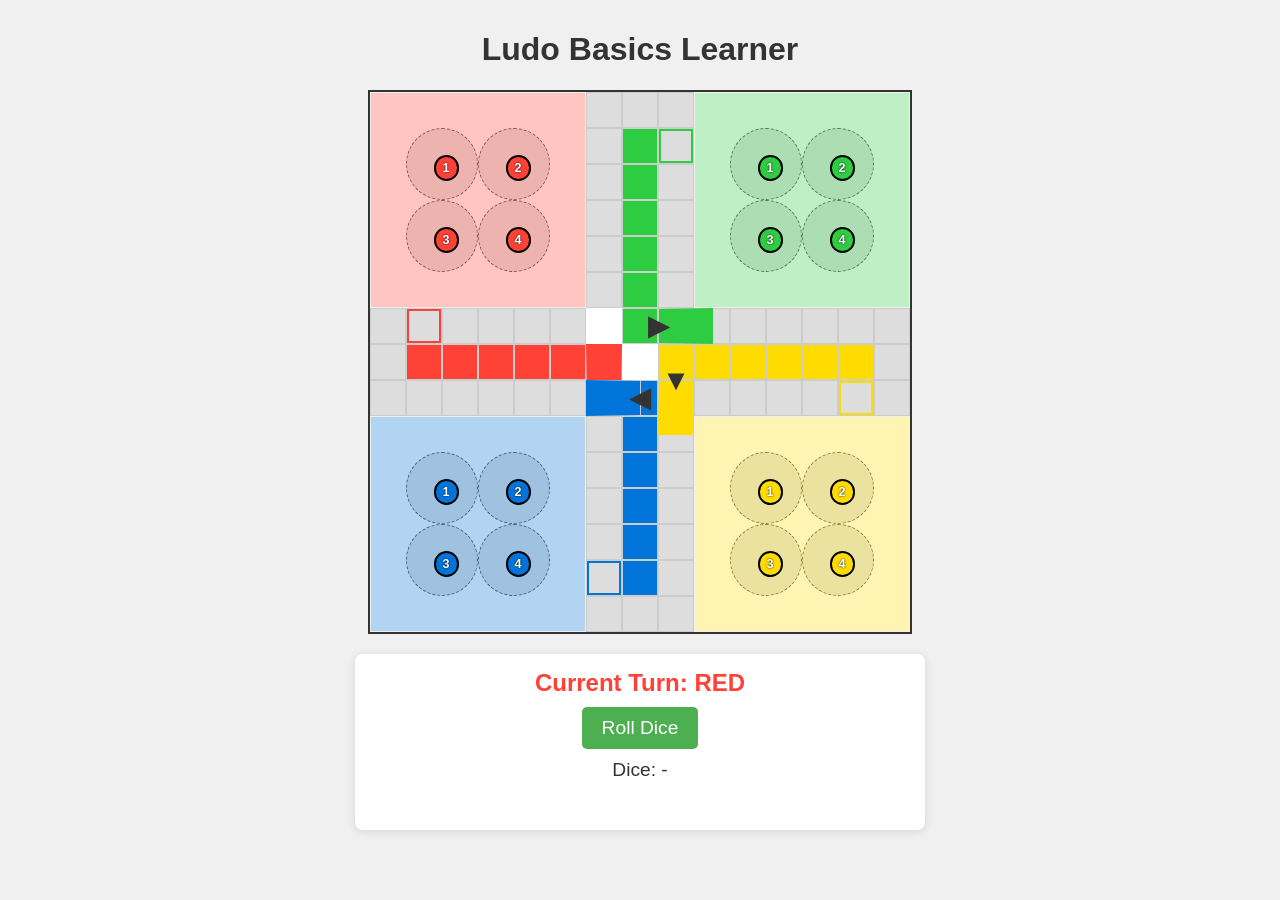
<file: workingludogai.html>
<!DOCTYPE html>
<html lang="en">
<head>
    <meta charset="UTF-8">
    <meta name="viewport" content="width=device-width, initial-scale=1.0">
    <title>Interactive Ludo Basics</title>
    <style>
        :root {
            --cell-size: clamp(20px, 4vmin, 40px); /* Responsive cell size */
            --board-cols: 15;
            --board-rows: 15;
            --piece-size-factor: 0.7; /* Piece size relative to cell size */

            --color-red: #FF4136;
            --color-blue: #0074D9;
            --color-green: #2ECC40;
            --color-yellow: #FFDC00;
            --color-neutral-light: #f0f0f0;
            --color-neutral-dark: #333;
            --color-track: #DDDDDD;
            --color-safe: #C0C0C0; /* Color for safe/star spots */
        }

        body {
            font-family: Arial, sans-serif;
            display: flex;
            flex-direction: column;
            align-items: center;
            margin: 0;
            padding: 10px;
            background-color: var(--color-neutral-light);
            color: var(--color-neutral-dark);
            min-height: 100vh;
            box-sizing: border-box;
        }

        #ludo-app {
            display: flex;
            flex-direction: column;
            align-items: center;
            width: 100%;
            max-width: 800px; /* Max width for the app content */
        }

        #board-container {
            width: calc(var(--cell-size) * var(--board-cols));
            height: calc(var(--cell-size) * var(--board-rows));
            display: grid;
            grid-template-columns: repeat(var(--board-cols), var(--cell-size));
            grid-template-rows: repeat(var(--board-rows), var(--cell-size));
            border: 2px solid var(--color-neutral-dark);
            position: relative; /* For absolute positioning of pieces */
            background-color: white;
            margin-bottom: 20px;
        }

        .board-cell {
            box-sizing: border-box;
            border: 1px solid #ccc;
            display: flex;
            align-items: center;
            justify-content: center;
            font-size: calc(var(--cell-size) * 0.3);
        }

        .home-area-bg { /* Background color for the 6x6 home quadrant */
            z-index: 0;
        }
        .red-bg { background-color: var(--color-red); opacity: 0.3; }
        .green-bg { background-color: var(--color-green); opacity: 0.3; }
        .yellow-bg { background-color: var(--color-yellow); opacity: 0.3; }
        .blue-bg { background-color: var(--color-blue); opacity: 0.3; }

        .home-slot { /* Where pieces rest in home */
            background-color: rgba(0,0,0,0.1);
            border-radius: 50%;
            border: 1px dashed #555;
        }
        
        .track-cell { background-color: var(--color-track); }
        .start-cell { font-weight: bold; } /* Indicates player start visually */
        .red-start { box-shadow: inset 0 0 0 2px var(--color-red); }
        .green-start { box-shadow: inset 0 0 0 2px var(--color-green); }
        .yellow-start { box-shadow: inset 0 0 0 2px var(--color-yellow); }
        .blue-start { box-shadow: inset 0 0 0 2px var(--color-blue); }
        
        .home-path-cell.red-path { background-color: var(--color-red); }
        .home-path-cell.green-path { background-color: var(--color-green); }
        .home-path-cell.yellow-path { background-color: var(--color-yellow); }
        .home-path-cell.blue-path { background-color: var(--color-blue); }

        .center-target { /* The very center of the board */
            background-color: #aaa;
            display: flex;
            align-items: center;
            justify-content: center;
            text-align: center;
            font-size: calc(var(--cell-size) * 0.8);
            line-height: 1;
        }
        .center-target.red-target { border-top: calc(var(--cell-size)*1.5) solid var(--color-red); }
        .center-target.green-target { border-right: calc(var(--cell-size)*1.5) solid var(--color-green); }
        .center-target.yellow-target { border-bottom: calc(var(--cell-size)*1.5) solid var(--color-yellow); }
        .center-target.blue-target { border-left: calc(var(--cell-size)*1.5) solid var(--color-blue); }


        .piece {
            width: calc(var(--cell-size) * var(--piece-size-factor));
            height: calc(var(--cell-size) * var(--piece-size-factor));
            border-radius: 50%;
            position: absolute;
            box-sizing: border-box;
            border: 2px solid black;
            z-index: 10;
            transition: left 0.3s ease, top 0.3s ease;
            display: flex;
            align-items: center;
            justify-content: center;
            font-size: calc(var(--cell-size) * var(--piece-size-factor) * 0.5);
            font-weight: bold;
            color: white;
            text-shadow: 0 0 2px black;
        }
        .piece.red-piece { background-color: var(--color-red); }
        .piece.blue-piece { background-color: var(--color-blue); }
        .piece.green-piece { background-color: var(--color-green); }
        .piece.yellow-piece { background-color: var(--color-yellow); }

        .piece.highlight {
            box-shadow: 0 0 10px 3px gold;
            cursor: pointer;
        }
        .piece.not-movable {
            opacity: 0.6;
            cursor: not-allowed;
        }

        #controls {
            text-align: center;
            background-color: white;
            padding: 15px;
            border-radius: 8px;
            box-shadow: 0 2px 10px rgba(0,0,0,0.1);
            width: 100%;
            max-width: calc(var(--cell-size) * var(--board-cols)); /* Match board width */
        }
        #turn-indicator { font-size: 1.5em; margin-bottom: 10px; font-weight: bold; }
        #roll-dice-btn {
            font-size: 1.2em;
            padding: 10px 20px;
            margin-bottom: 10px;
            cursor: pointer;
            background-color: #4CAF50;
            color: white;
            border: none;
            border-radius: 5px;
        }
        #roll-dice-btn:disabled {
            background-color: #ccc;
            cursor: not-allowed;
        }
        #dice-result { font-size: 1.2em; margin-bottom: 10px; }
        #message-area { 
            font-size: 1em; 
            min-height: 1.5em; 
            color: var(--color-red); 
            font-weight: bold;
        }

        /* Responsive adjustments for controls on smaller screens */
        @media (max-width: 600px) {
            body { padding: 5px; }
            #controls { padding: 10px; }
            #turn-indicator { font-size: 1.2em; }
            #roll-dice-btn { font-size: 1em; padding: 8px 15px; }
            #dice-result { font-size: 1em; }
        }

    </style>
</head>
<body>
    <div id="ludo-app">
        <h1>Ludo Basics Learner</h1>
        <div id="board-container"></div>
        <div id="controls">
            <div id="turn-indicator">Current Turn: Red</div>
            <button id="roll-dice-btn">Roll Dice</button>
            <div id="dice-result">Dice: -</div>
            <div id="message-area"></div>
        </div>
    </div>

    <script>
        const LudoGame = {
            config: {
                colors: ['red', 'green', 'yellow', 'blue'],
                piecesPerPlayer: 4,
                trackLength: 52,
                homeStretchLength: 6, // 5 steps + 1 final home spot
                // Start positions on the 0-indexed main track (0-51)
                // These are the actual squares pieces land on when leaving home.
                startTrackMap: { red: 0, green: 13, yellow: 26, blue: 39 },
                // Track index *before* turning into home path
                homeEntryTrackMap: { red: 50, green: 11, yellow: 24, blue: 37 },
                // Board layout (15x15 grid)
                // Grid cells are 1-indexed for CSS grid-column/row-start
                cellSizePx: 0, // will be calculated from :root --cell-size
                boardCellDefinitions: [], // To be populated by generateBoardDefinitions
            },
            state: {
                currentPlayerIndex: 0,
                diceValue: null,
                gamePhase: 'ROLLING', // ROLLING, PIECE_SELECTION
                players: [],
                message: '',
            },

            init() {
                // Calculate actual cell size in pixels for piece positioning
                const rootStyle = getComputedStyle(document.documentElement);
                const cellSizeStr = rootStyle.getPropertyValue('--cell-size').trim();
                if (cellSizeStr.endsWith('px')) {
                    this.config.cellSizePx = parseFloat(cellSizeStr);
                } else if (cellSizeStr.endsWith('vmin')) {
                    const val = parseFloat(cellSizeStr);
                    this.config.cellSizePx = (val / 100) * Math.min(window.innerWidth, window.innerHeight);
                } else { // Fallback for other units or if parsing fails, not perfect
                    this.config.cellSizePx = 30; 
                }
                
                this.generateBoardDefinitions();
                this.drawBoardCells();
                this.createPlayersAndPieces();
                this.updateUI();

                document.getElementById('roll-dice-btn').addEventListener('click', () => this.rollDice());
                document.getElementById('board-container').addEventListener('click', (e) => {
                    if (e.target.classList.contains('piece')) {
                        this.handlePieceClick(e.target.id);
                    }
                });
            },

            generateBoardDefinitions() {
                const defs = [];
                const R = (r) => r + 1; // 0-indexed to 1-indexed for CSS grid

                // Home Area Backgrounds (6x6 quadrants)
                const homeQuadrants = [
                    { color: 'red',    colStart: 0, rowStart: 0 },
                    { color: 'green',  colStart: 9, rowStart: 0 },
                    { color: 'yellow', colStart: 9, rowStart: 9 },
                    { color: 'blue',   colStart: 0, rowStart: 9 },
                ];
                homeQuadrants.forEach(hq => {
                    defs.push({ type: 'home-area-bg', color: hq.color, gridPos: { col: R(hq.colStart), row: R(hq.rowStart), colSpan: 6, rowSpan: 6 } });
                });
                
                // Home Slots (2x2 area within each 6x6 quadrant)
                const homeSlotCoords = [ // relative to home quadrant top-left 0,0
                    {r:1, c:1}, {r:1, c:3}, {r:3, c:1}, {r:3, c:3}
                ];
                this.config.colors.forEach(color => {
                    const hq = homeQuadrants.find(q => q.color === color);
                    homeSlotCoords.forEach((coord, i) => {
                        defs.push({
                            type: 'home-slot', id: `${color}-home-slot-${i}`, color: color,
                            gridPos: { col: R(hq.colStart + coord.c), row: R(hq.rowStart + coord.r), colSpan:2, rowSpan:2 }
                        });
                    });
                });

                // Main Track Cells (52 cells) - Simplified L-shape arms
                // Order: Red's path, Green's path, Yellow's path, Blue's path
                const trackPath = [
                    // Red arm path (up, then right towards Green start)
                    {c:6,r:5},{c:6,r:4},{c:6,r:3},{c:6,r:2},{c:6,r:1},{c:6,r:0}, // Up (6 cells) idx 0-5. Red start is 0. Red home entry is 50.
                    {c:7,r:0},{c:8,r:0}, // Across top (2 cells) idx 6-7
                    // Green arm path (right, then down towards Yellow start)
                    {c:8,r:1},{c:8,r:2},{c:8,r:3},{c:8,r:4},{c:8,r:5},{c:8,r:6}, // Right (6 cells) idx 8-13. Green start is 13. Green home entry is 11.
                    {c:8,r:7},{c:8,r:8}, // Down right (2 cells) idx 14-15
                    // Yellow arm path (down, then left towards Blue start)
                    {c:7,r:8},{c:6,r:8},{c:5,r:8},{c:4,r:8},{c:3,r:8},{c:2,r:8}, // Down (6 cells) idx 16-21 -> no, these should be yellow's path
                    // Correcting path from Green to Yellow
                    // After {c:8,r:8} (idx 15), continue path for Yellow
                    {c:7,r:8},{c:6,r:8}, // Path towards Yellow (2 cells) idx 16-17
                    {c:6,r:9},{c:6,r:10},{c:6,r:11},{c:6,r:12},{c:6,r:13},{c:6,r:14},// Yellow path. Yellow start is 26. Yellow home entry is 24.
                    {c:5,r:14},{c:4,r:14}, // Across bottom (2 cells)
                    // Blue arm path (left, then up towards Red start)
                    {c:4,r:13},{c:4,r:12},{c:4,r:11},{c:4,r:10},{c:4,r:9},{c:4,r:8}, // Blue path. Blue start is 39. Blue home entry is 37.
                    {c:4,r:7},{c:4,r:6}, // Up left (2 cells)
                    // Connecting Blue back to Red's starting segment
                    {c:5,r:6},{c:6,r:6} // Path towards Red's vertical line
                ];
                // This path definition is tricky. Let's use a standard 52-cell definition.
                // Standard Ludo path coordinates (0-indexed grid positions for a 15x15 board)
                const standardPath = [
                    // Red's starting strip (upwards)
                    {c:6,r:13},{c:6,r:12},{c:6,r:11},{c:6,r:10},{c:6,r:9}, // 0-4 (Red Start is 0)
                    // Top horizontal strip (leftwards)
                    {c:5,r:8},{c:4,r:8},{c:3,r:8},{c:2,r:8},{c:1,r:8},{c:0,r:8}, // 5-10
                    {c:0,r:7}, // 11 (Top-left turn) (Green home entry)
                    // Green's starting strip (leftwards)
                    {c:1,r:6},{c:2,r:6},{c:3,r:6},{c:4,r:6},{c:5,r:6}, // 12-16 (Green Start is 13)
                    // Left vertical strip (upwards)
                    {c:6,r:5},{c:6,r:4},{c:6,r:3},{c:6,r:2},{c:6,r:1},{c:6,r:0}, // 17-22
                    {c:7,r:0}, // 23 (Top-right turn) (Yellow home entry)
                    // Yellow's starting strip (downwards)
                    {c:8,r:1},{c:8,r:2},{c:8,r:3},{c:8,r:4},{c:8,r:5}, // 24-28 (Yellow Start is 26)
                    // Bottom horizontal strip (rightwards)
                    {c:9,r:6},{c:10,r:6},{c:11,r:6},{c:12,r:6},{c:13,r:6},{c:14,r:6}, // 29-34
                    {c:14,r:7}, // 35 (Bottom-right turn) (Blue home entry)
                    // Blue's starting strip (rightwards)
                    {c:13,r:8},{c:12,r:8},{c:11,r:8},{c:10,r:8},{c:9,r:8}, // 36-40 (Blue Start is 39)
                    // Right vertical strip (downwards)
                    {c:8,r:9},{c:8,r:10},{c:8,r:11},{c:8,r:12},{c:8,r:13},{c:8,r:14}, // 41-46
                    {c:7,r:14}, // 47 (Bottom-left turn) (Red home entry)
                    // Red's final strip towards its home path entry
                    {c:6,r:13} // This should be c:7,r:13 to align with home path. Path is 52 cells.
                    // This part is complex, let's adjust the standard path:
                    // Red path to home entry: last cells are 48,49,50,51. Red home entry is 50.
                    // The track definitions need to match the startTrackMap and homeEntryTrackMap.
                    // Red: start 0, home entry 50.
                    // Path from 47 (bottom-left turn {c:7,r:14})
                    // {c:6,r:14}, {c:6,r:13}, {c:6,r:12}, {c:6,r:11} // 48, 49, 50, 51
                    // This makes the track 52 cells. Red Start is track[0]. Red Home Entry is track[50].
                ];
                // Re-evaluating standardPath for 52 cells. Start from Red's start position.
                // Red start (index 0) is at (col 6, row 13) and moves UP.
                // No, standard path is Red start at (col 1, row 6) moving RIGHT.
                // Let's use the provided simplified board coordinates for path from example images
                // Red arm: (6,1) to (6,5) -> (5,6) to (0,6) -> (0,7) -> (0,8) to (5,8) -> (6,9) to (6,13)
                // This is for one arm, not the whole track.
                // For simplicity, this version will use the "standardPath" array and map it.
                // The definition of "standardPath" above needs 52 cells.
                // Let's use the one that makes logical sense for start/entry points:
                const mainTrackCoords = [];
                // Red area track cells (0-12)
                mainTrackCoords.push({c:1, r:6}); // 0: Red Start
                for(let i=1; i<=4; i++) mainTrackCoords.push({c:1+i, r:6}); // 1-4
                for(let i=0; i<=5; i++) mainTrackCoords.push({c:6, r:5-i}); // 5-10
                mainTrackCoords.push({c:7, r:0}); // 11: Green Home Entry
                mainTrackCoords.push({c:8, r:0}); // 12
                // Green area track cells (13-25)
                mainTrackCoords.push({c:8, r:1}); // 13: Green Start
                for(let i=1; i<=4; i++) mainTrackCoords.push({c:8, r:1+i}); // 14-17
                for(let i=0; i<=5; i++) mainTrackCoords.push({c:9+i, r:6}); // 18-23
                mainTrackCoords.push({c:14, r:7}); // 24: Yellow Home Entry
                mainTrackCoords.push({c:14, r:8}); // 25
                // Yellow area track cells (26-38)
                mainTrackCoords.push({c:13, r:8}); // 26: Yellow Start
                for(let i=1; i<=4; i++) mainTrackCoords.push({c:13-i, r:8}); // 27-30
                for(let i=0; i<=5; i++) mainTrackCoords.push({c:8, r:9+i}); // 31-36
                mainTrackCoords.push({c:7, r:14}); // 37: Blue Home Entry
                mainTrackCoords.push({c:6, r:14}); // 38
                // Blue area track cells (39-51)
                mainTrackCoords.push({c:6, r:13}); // 39: Blue Start
                for(let i=1; i<=4; i++) mainTrackCoords.push({c:6, r:13-i}); // 40-43
                for(let i=0; i<=5; i++) mainTrackCoords.push({c:5-i, r:8}); // 44-49
                mainTrackCoords.push({c:0, r:7}); // 50: Red Home Entry
                mainTrackCoords.push({c:0, r:6}); // 51

                mainTrackCoords.forEach((coord, i) => {
                    let specialClass = '';
                    if (i === this.config.startTrackMap.red) specialClass = 'red-start';
                    if (i === this.config.startTrackMap.green) specialClass = 'green-start';
                    if (i === this.config.startTrackMap.yellow) specialClass = 'yellow-start';
                    if (i === this.config.startTrackMap.blue) specialClass = 'blue-start';
                    // Mark safe spots (typically start spots are safe)
                    // For this demo, only start spots are marked visually.
                    defs.push({
                        type: 'track-cell', id: `track-${i}`, trackIndex: i,
                        gridPos: { col: R(coord.c), row: R(coord.r) },
                        isStartFor: Object.keys(this.config.startTrackMap).find(color => this.config.startTrackMap[color] === i),
                        specialClass: specialClass
                    });
                });
                
                // Home Path Cells (6 per player)
                const homePathTemplates = {
                    red:    Array(6).fill(0).map((_,i) => ({ c:1+i, r:7, idx:i })), // Rightwards
                    green:  Array(6).fill(0).map((_,i) => ({ c:7,   r:1+i, idx:i })), // Downwards
                    yellow: Array(6).fill(0).map((_,i) => ({ c:13-i,r:7, idx:i })), // Leftwards
                    blue:   Array(6).fill(0).map((_,i) => ({ c:7,   r:13-i,idx:i })), // Upwards
                };
                this.config.colors.forEach(color => {
                    homePathTemplates[color].forEach(coord => {
                        defs.push({
                            type: 'home-path-cell', id: `${color}-home-path-${coord.idx}`, color: color, homePathIndex: coord.idx,
                            gridPos: { col: R(coord.c), row: R(coord.r) }
                        });
                    });
                });

                // Center Target cells (visual only)
                defs.push({ type: 'center-target', id: 'center-red', color: 'red', gridPos: { col: R(6), row: R(7), colSpan:1, rowSpan:1}});
                defs.push({ type: 'center-target', id: 'center-green', color: 'green', gridPos: { col: R(7)+1, row: R(6), colSpan:1, rowSpan:1}}); // R(7)+1 = R(8) for grid
                defs.push({ type: 'center-target', id: 'center-yellow', color: 'yellow', gridPos: { col: R(8), row: R(7)+1, colSpan:1, rowSpan:1}});
                defs.push({ type: 'center-target', id: 'center-blue', color: 'blue', gridPos: { col: R(7)-1, row: R(8), colSpan:1, rowSpan:1}});


                this.config.boardCellDefinitions = defs;
            },

            drawBoardCells() {
                const boardContainer = document.getElementById('board-container');
                boardContainer.innerHTML = ''; // Clear previous cells

                this.config.boardCellDefinitions.forEach(def => {
                    const cellDiv = document.createElement('div');
                    cellDiv.id = def.id;
                    cellDiv.classList.add('board-cell');
                    cellDiv.style.gridColumnStart = def.gridPos.col;
                    cellDiv.style.gridRowStart = def.gridPos.row;
                    if (def.gridPos.colSpan) cellDiv.style.gridColumnEnd = `span ${def.gridPos.colSpan}`;
                    if (def.gridPos.rowSpan) cellDiv.style.gridRowEnd = `span ${def.gridPos.rowSpan}`;

                    if (def.type === 'home-area-bg') {
                        cellDiv.classList.add('home-area-bg', `${def.color}-bg`);
                    } else if (def.type === 'home-slot') {
                        cellDiv.classList.add('home-slot');
                    } else if (def.type === 'track-cell') {
                        cellDiv.classList.add('track-cell');
                        if (def.isStartFor) cellDiv.classList.add('start-cell');
                        if (def.specialClass) cellDiv.classList.add(def.specialClass);
                        // cellDiv.textContent = def.trackIndex; // For debugging
                    } else if (def.type === 'home-path-cell') {
                        cellDiv.classList.add('home-path-cell', `${def.color}-path`);
                        // cellDiv.textContent = def.homePathIndex; // For debugging
                    } else if (def.type === 'center-target') {
                        cellDiv.classList.add('center-target', `${def.color}-target`);
                        if (def.color === 'red') cellDiv.innerHTML = '&#9650;'; // Up arrow
                        if (def.color === 'green') cellDiv.innerHTML = '&#9654;'; // Right arrow
                        if (def.color === 'yellow') cellDiv.innerHTML = '&#9660;'; // Down arrow
                        if (def.color === 'blue') cellDiv.innerHTML = '&#9664;'; // Left arrow
                    }
                    boardContainer.appendChild(cellDiv);
                });
            },
            
            createPlayersAndPieces() {
                this.state.players = this.config.colors.map((color, colorIndex) => {
                    const pieces = [];
                    for (let i = 0; i < this.config.piecesPerPlayer; i++) {
                        const pieceId = `piece-${color}-${i}`;
                        pieces.push({
                            id: pieceId,
                            color: color,
                            status: 'home', // 'home', 'track', 'homepath', 'finished'
                            position: i, // Home slot index or track/homepath index
                            element: this.createPieceElement(pieceId, color, i)
                        });
                    }
                    return { color, pieces };
                });
                this.placeAllPieces();
            },

            createPieceElement(id, color, pieceNum) {
                const pieceElement = document.createElement('div');
                pieceElement.id = id;
                pieceElement.classList.add('piece', `${color}-piece`);
                pieceElement.textContent = pieceNum + 1; // Display 1-4 on pieces
                document.getElementById('board-container').appendChild(pieceElement);
                return pieceElement;
            },

            placePiece(piece) {
                const cellDef = this.getCellDefinitionForPiece(piece);
                if (!cellDef) {
                    console.error("Could not find cell definition for piece:", piece);
                    return;
                }

                const targetGridCell = document.getElementById(cellDef.id);
                if (!targetGridCell) {
                    console.error("Could not find target grid cell DOM element:", cellDef.id);
                    return;
                }
                
                // Position piece in the center of its target cell
                const cellRect = targetGridCell.getBoundingClientRect();
                const boardRect = document.getElementById('board-container').getBoundingClientRect();

                const pieceSize = this.config.cellSizePx * parseFloat(getComputedStyle(document.documentElement).getPropertyValue('--piece-size-factor'));

                // Calculate top-left of the piece so it's centered in the cell
                const left = (cellRect.left - boardRect.left) + (cellRect.width / 2) - (pieceSize / 2);
                const top = (cellRect.top - boardRect.top) + (cellRect.height / 2) - (pieceSize / 2);

                piece.element.style.left = `${left}px`;
                piece.element.style.top = `${top}px`;
            },
            
            getCellDefinitionForPiece(piece) {
                if (piece.status === 'home') {
                    return this.config.boardCellDefinitions.find(
                        def => def.type === 'home-slot' && def.id === `${piece.color}-home-slot-${piece.position}`
                    );
                } else if (piece.status === 'track') {
                    return this.config.boardCellDefinitions.find(
                        def => def.type === 'track-cell' && def.trackIndex === piece.position
                    );
                } else if (piece.status === 'homepath') {
                     return this.config.boardCellDefinitions.find(
                        def => def.type === 'home-path-cell' && def.color === piece.color && def.homePathIndex === piece.position
                    );
                } else if (piece.status === 'finished') { // Visually same as last homepath spot
                     return this.config.boardCellDefinitions.find(
                        def => def.type === 'home-path-cell' && def.color === piece.color && def.homePathIndex === (this.config.homeStretchLength -1)
                    );
                }
                return null;
            },

            placeAllPieces() {
                this.state.players.forEach(player => {
                    player.pieces.forEach(piece => this.placePiece(piece));
                });
            },

            updateUI() {
                const currentPlayer = this.state.players[this.state.currentPlayerIndex];
                document.getElementById('turn-indicator').textContent = `Current Turn: ${currentPlayer.color.toUpperCase()}`;
                document.getElementById('turn-indicator').style.color = `var(--color-${currentPlayer.color})`;

                document.getElementById('dice-result').textContent = this.state.diceValue ? `Dice: ${this.state.diceValue}` : 'Dice: -';
                document.getElementById('message-area').textContent = this.state.message;
                document.getElementById('roll-dice-btn').disabled = this.state.gamePhase !== 'ROLLING';

                // Update piece highlights and interactivity
                this.state.players.forEach(player => {
                    player.pieces.forEach(p => {
                        p.element.classList.remove('highlight', 'not-movable');
                        if (this.state.gamePhase === 'PIECE_SELECTION' && p.color === currentPlayer.color) {
                            if (this.canPotentiallyMove(p, currentPlayer, this.state.diceValue)) {
                                p.element.classList.add('highlight');
                            } else {
                                p.element.classList.add('not-movable');
                            }
                        }
                    });
                });
            },

            rollDice() {
                if (this.state.gamePhase !== 'ROLLING') return;
                this.state.diceValue = Math.floor(Math.random() * 6) + 1;
                this.state.message = '';
                this.state.gamePhase = 'PIECE_SELECTION';
                
                const currentPlayer = this.state.players[this.state.currentPlayerIndex];
                const movablePieces = this.getMovablePieces(currentPlayer, this.state.diceValue);

                if (movablePieces.length === 0) {
                    this.state.message = `No valid moves for ${this.state.diceValue}.`;
                    setTimeout(() => this.nextTurn(), 1500);
                } else {
                    this.state.message = `Rolled ${this.state.diceValue}. Select a piece.`;
                }
                this.updateUI();
            },

            handlePieceClick(pieceId) {
                if (this.state.gamePhase !== 'PIECE_SELECTION') return;

                const currentPlayer = this.state.players[this.state.currentPlayerIndex];
                const piece = currentPlayer.pieces.find(p => p.id === pieceId);

                if (!piece || piece.color !== currentPlayer.color) return; // Not current player's piece

                if (!this.canPotentiallyMove(piece, currentPlayer, this.state.diceValue)) {
                     this.state.message = "This piece cannot make that move.";
                     this.updateUI();
                     return;
                }

                // Try to move the piece
                if (piece.status === 'home') {
                    if (this.state.diceValue === 6) {
                        piece.status = 'track';
                        piece.position = this.config.startTrackMap[piece.color];
                        this.state.message = `${piece.color} piece out of home!`;
                        // Standard Ludo gives another turn for 6, but spec says "auto passes turn".
                        // For simplicity as per spec, we'll pass the turn.
                        this.placePiece(piece);
                        this.nextTurnAfterMove();
                    } else {
                        // This should not happen if canPotentiallyMove is correct
                        this.state.message = "Need a 6 to move from home.";
                    }
                } else if (piece.status === 'track' || piece.status === 'homepath') {
                    const moveResult = this.calculateMove(piece, this.state.diceValue);
                    if (moveResult.valid) {
                        piece.status = moveResult.newStatus;
                        piece.position = moveResult.newPosition;
                        this.state.message = `${piece.color} piece moved.`;
                        if (piece.status === 'finished') {
                            this.state.message = `${piece.color} piece reached home!`;
                        }
                        this.placePiece(piece);
                        this.nextTurnAfterMove();
                    } else {
                        this.state.message = moveResult.reason || "Invalid move.";
                    }
                }
                this.updateUI();
            },
            
            nextTurnAfterMove() {
                 // Spec: "After a player's move, the turn automatically passes to the next color."
                 // No extra turn for rolling 6 or capturing for this basic version.
                 this.nextTurn();
            },

            canPotentiallyMove(piece, player, diceValue) {
                if (piece.status === 'finished') return false;
                if (piece.status === 'home') {
                    return diceValue === 6;
                }
                // For track or homepath pieces, check if calculateMove is valid
                const moveResult = this.calculateMove(piece, diceValue);
                return moveResult.valid;
            },

            getMovablePieces(player, diceValue) {
                return player.pieces.filter(p => this.canPotentiallyMove(p, player, diceValue));
            },
            
            calculateMove(piece, steps) {
                let currentPos = piece.position;
                let currentStatus = piece.status;
                let newPos = currentPos;
                let newStatus = currentStatus;

                const homeEntry = this.config.homeEntryTrackMap[piece.color];
                const homePathLength = this.config.homeStretchLength;

                for (let i = 0; i < steps; i++) {
                    if (newStatus === 'track') {
                        if (currentPos === homeEntry) { // Current step lands on the cell *before* home path
                            newStatus = 'homepath';
                            newPos = 0; // Enter home path at its first spot
                        } else {
                            newPos = (currentPos + 1) % this.config.trackLength;
                        }
                    } else if (newStatus === 'homepath') {
                        newPos++;
                    }
                    currentPos = newPos; // Update currentPos for next iteration
                }

                if (newStatus === 'homepath') {
                    if (newPos >= homePathLength) {
                        return { valid: false, reason: "Move overshoots home." };
                    }
                    if (newPos === homePathLength - 1) { // Reached the final spot
                        newStatus = 'finished';
                    }
                }
                return { valid: true, newStatus, newPosition: newPos };
            },

            nextTurn() {
                // Check for win condition (all pieces of a player are 'finished')
                const winner = this.state.players.find(p => p.pieces.every(pc => pc.status === 'finished'));
                if (winner) {
                    this.state.message = `${winner.color.toUpperCase()} WINS THE GAME!`;
                    this.state.gamePhase = 'GAMEOVER';
                    this.state.diceValue = null;
                    this.updateUI();
                    document.getElementById('roll-dice-btn').disabled = true;
                    return;
                }

                this.state.currentPlayerIndex = (this.state.currentPlayerIndex + 1) % this.config.colors.length;
                this.state.diceValue = null;
                this.state.gamePhase = 'ROLLING';
                if (this.state.message.startsWith("No valid moves for") || this.state.message.startsWith(this.config.colors[this.state.currentPlayerIndex])) {
                    // don't clear if it was a "no moves" message from previous player
                } else {
                     this.state.message = ''; // Clear previous move messages
                }
                this.updateUI();
            }
        };

        window.addEventListener('DOMContentLoaded', () => LudoGame.init());
        // Recalculate cell size on resize for piece positioning (simple approach)
        window.addEventListener('resize', () => {
            const rootStyle = getComputedStyle(document.documentElement);
            const cellSizeStr = rootStyle.getPropertyValue('--cell-size').trim();
            if (cellSizeStr.endsWith('px')) {
                LudoGame.config.cellSizePx = parseFloat(cellSizeStr);
            } else if (cellSizeStr.endsWith('vmin')) {
                const val = parseFloat(cellSizeStr);
                LudoGame.config.cellSizePx = (val / 100) * Math.min(window.innerWidth, window.innerHeight);
            }
             // A more robust solution would re-trigger piece placement or use relative units for pieces too
            LudoGame.placeAllPieces();
        });

    </script>
</body>
</html>
</file>
